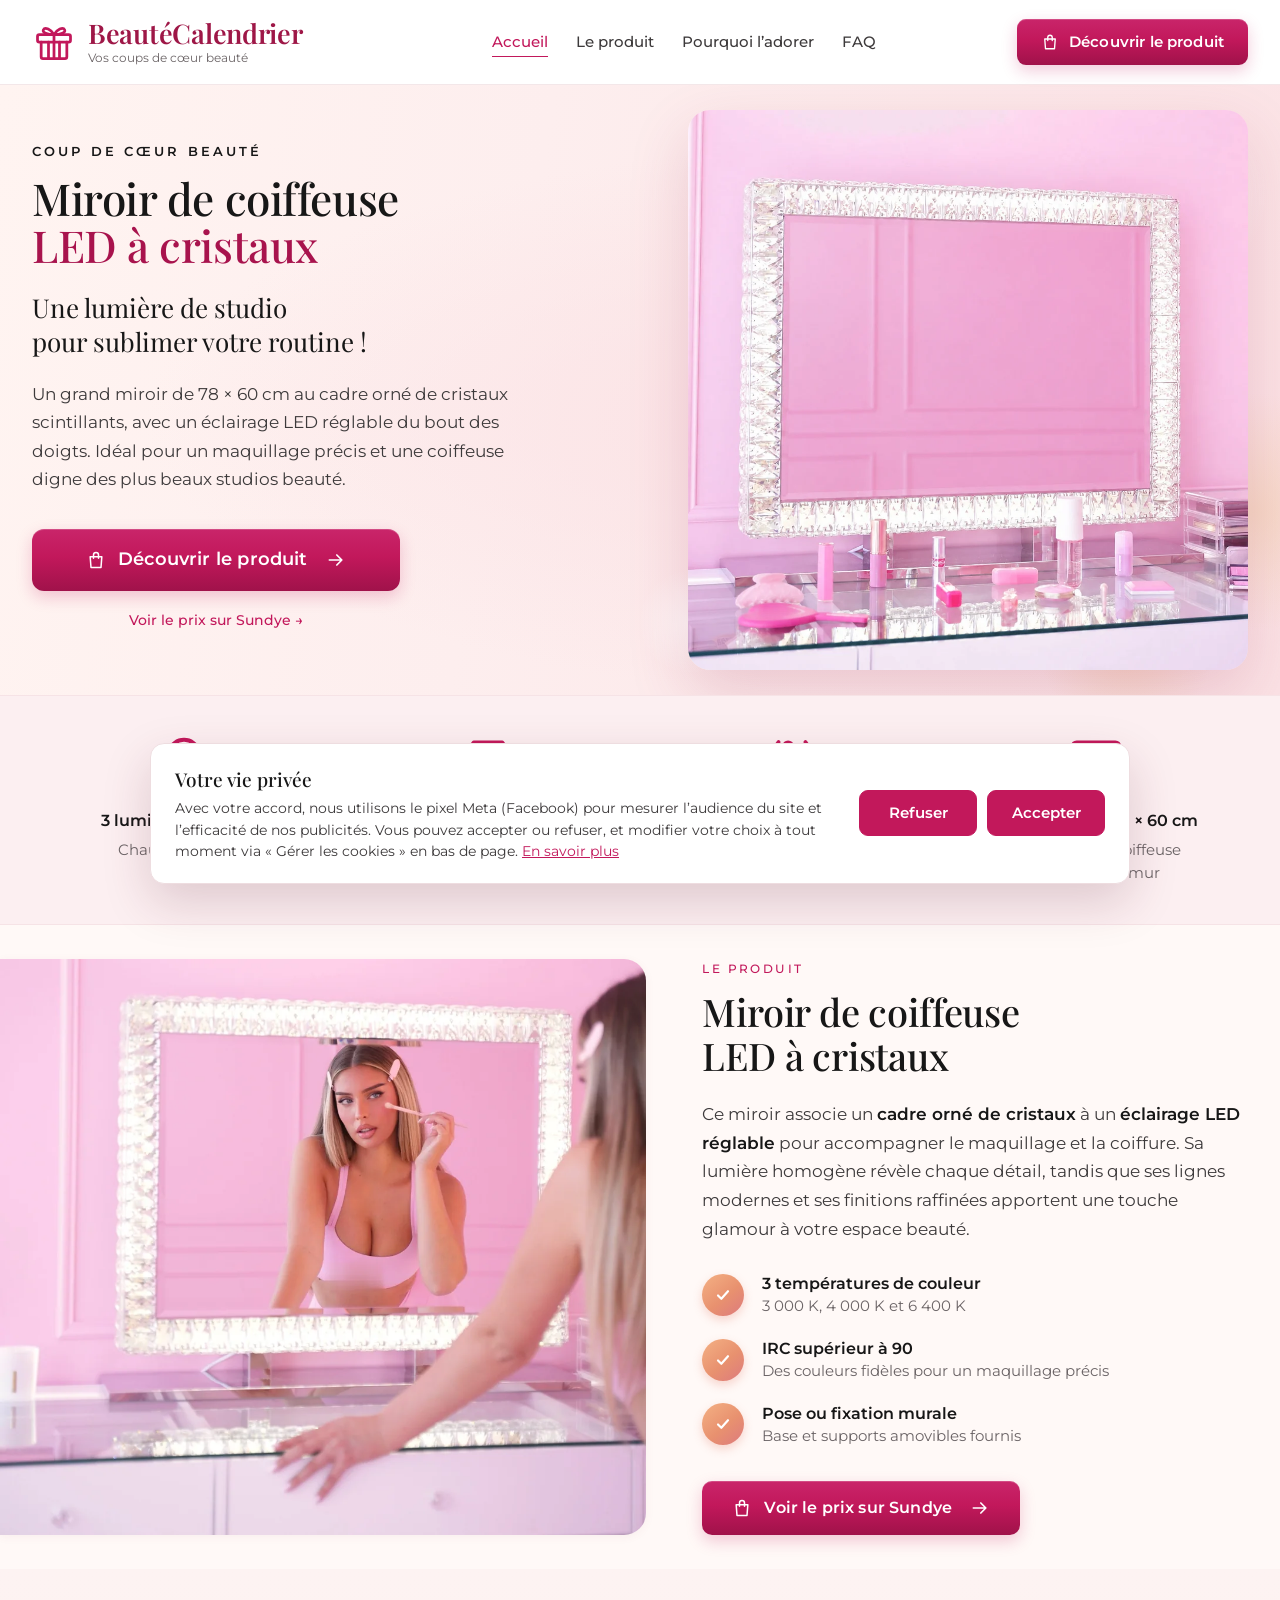
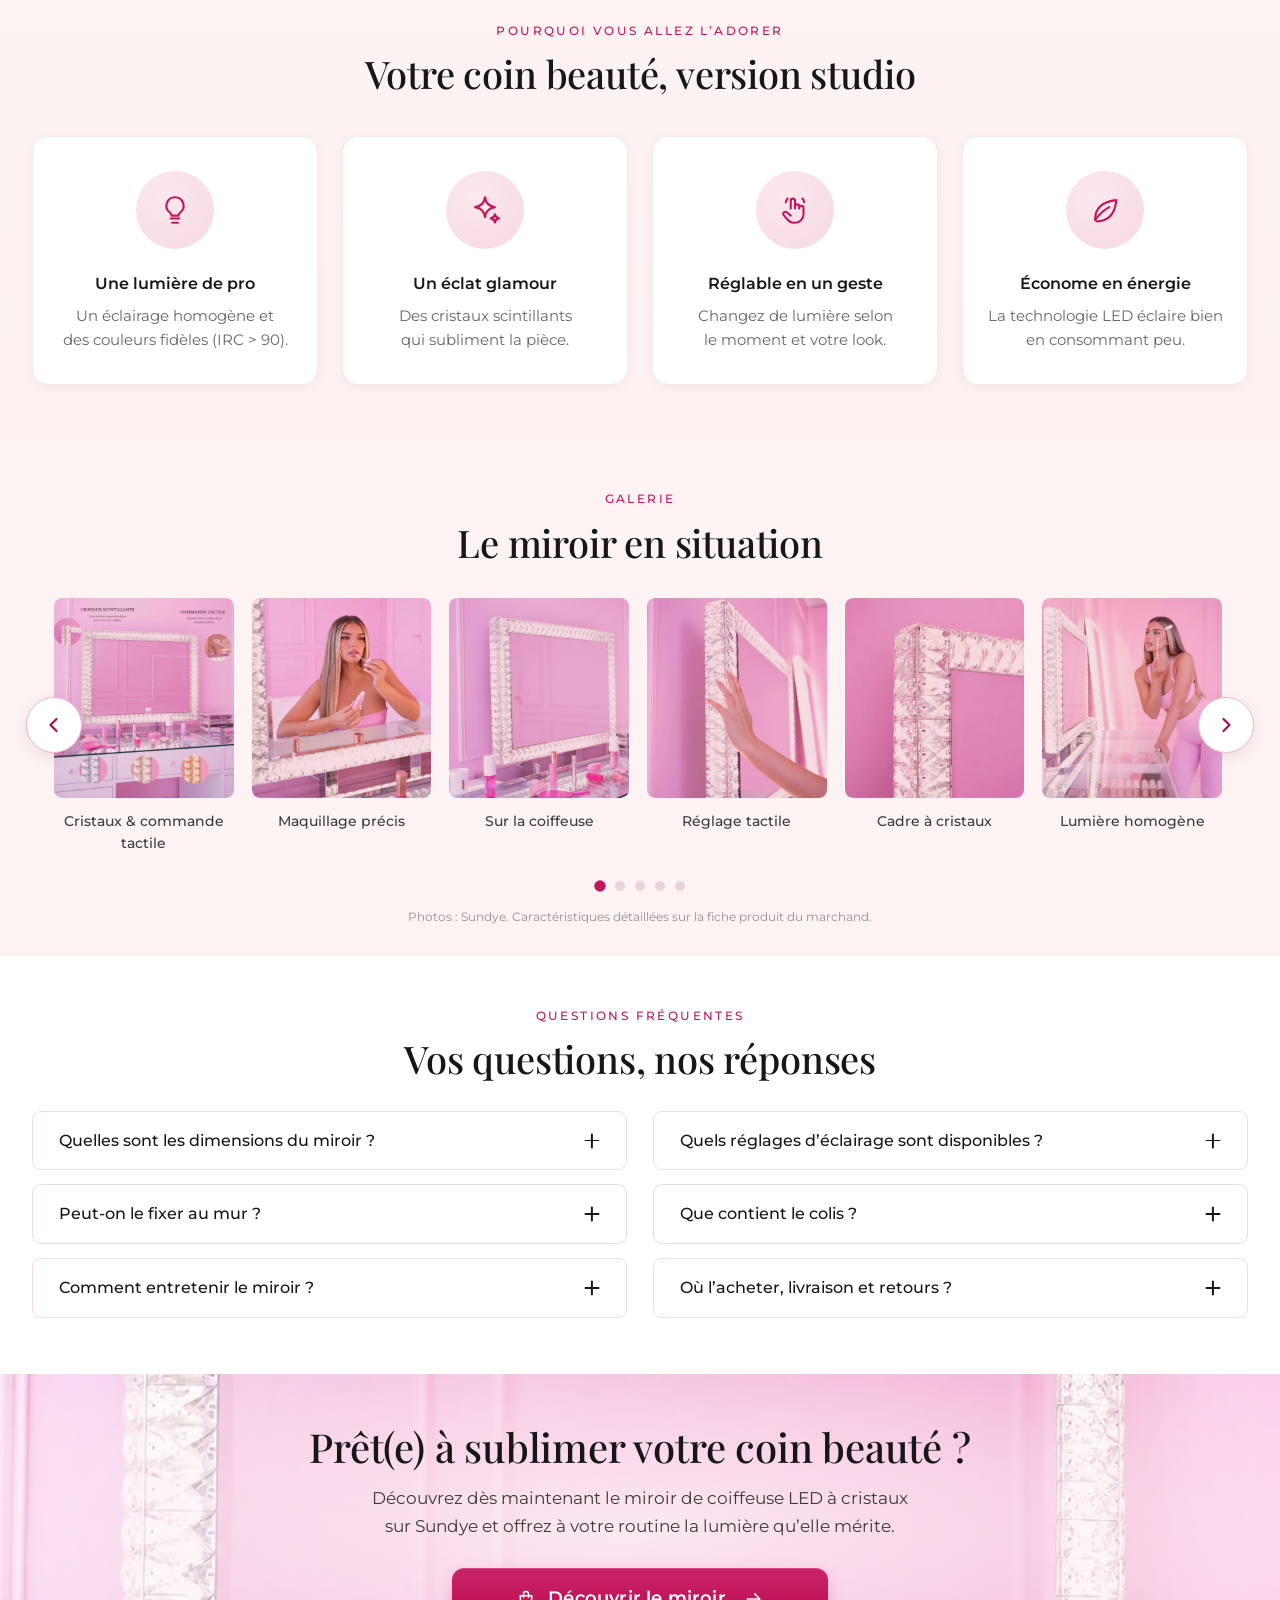
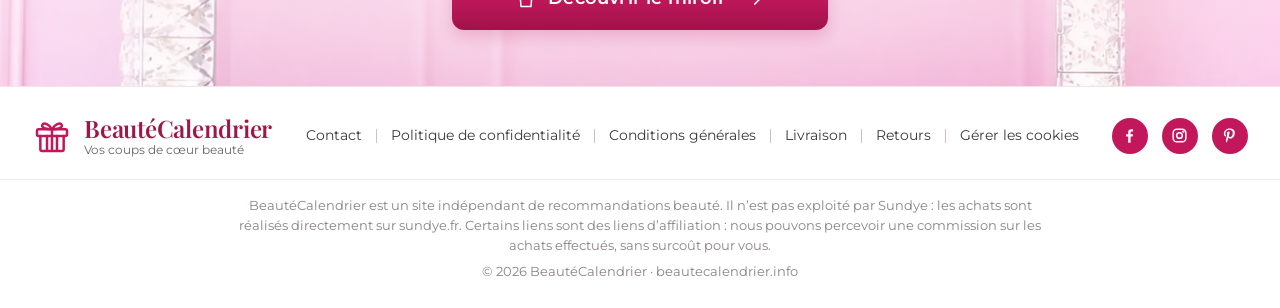
<file: index.html>
<!doctype html>
<html lang="fr">
<head>
  <meta charset="utf-8">
  <meta name="viewport" content="width=device-width, initial-scale=1">
  <title>Miroir de coiffeuse LED à cristaux 78 × 60 cm | BeautéCalendrier</title>
  <meta name="description" content="Découvrez le miroir de coiffeuse LED à cristaux 78 × 60 cm de Sundye : éclairage réglable en 3 températures, IRC supérieur à 90, commande tactile et cadre scintillant.">
  <link rel="canonical" href="https://beautecalendrier.info/">
  <meta name="theme-color" content="#C2185B">

  <meta property="og:type" content="website">
  <meta property="og:locale" content="fr_FR">
  <meta property="og:site_name" content="BeautéCalendrier">
  <meta property="og:url" content="https://beautecalendrier.info/">
  <meta property="og:title" content="Miroir de coiffeuse LED à cristaux 78 × 60 cm | BeautéCalendrier">
  <meta property="og:description" content="Une lumière de studio pour votre routine beauté : 3 températures de couleur, luminosité réglable et cadre orné de cristaux.">
  <meta property="og:image" content="https://beautecalendrier.info/images/og-image.jpg">
  <meta property="og:image:width" content="1200">
  <meta property="og:image:height" content="630">
  <meta property="og:image:alt" content="Miroir de coiffeuse LED à cadre de cristaux posé sur une coiffeuse rose">
  <meta name="twitter:card" content="summary_large_image">

  <link rel="icon" href="assets/favicon.svg" type="image/svg+xml">
  <link rel="preconnect" href="https://fonts.googleapis.com">
  <link rel="preconnect" href="https://fonts.gstatic.com" crossorigin>
  <link href="https://fonts.googleapis.com/css2?family=Montserrat:wght@400;500;600;700&family=Playfair+Display:wght@400;500;600;700&display=swap" rel="stylesheet">
  <link rel="preload" as="image" href="images/hero-miroir.webp" type="image/webp">
  <link rel="stylesheet" href="style.css?v=20261014b">
  <script>document.documentElement.classList.add("js");</script>

  <script type="application/ld+json">
  {
    "@context": "https://schema.org",
    "@graph": [
      {
        "@type": "WebSite",
        "name": "BeautéCalendrier",
        "url": "https://beautecalendrier.info/",
        "inLanguage": "fr-FR",
        "description": "Site indépendant de recommandations beauté."
      },
      {
        "@type": "FAQPage",
        "mainEntity": [
          {"@type": "Question", "name": "Quelles sont les dimensions du miroir ?", "acceptedAnswer": {"@type": "Answer", "text": "Le miroir mesure 78 cm de large pour 60 cm de haut. Son cadre est en acier inoxydable 201 et sa base est en acier."}},
          {"@type": "Question", "name": "Quels réglages d’éclairage sont disponibles ?", "acceptedAnswer": {"@type": "Answer", "text": "Le miroir propose trois températures de couleur, 3 000 K (blanc chaud), 4 000 K (blanc naturel) et 6 400 K (blanc froid), ainsi qu’une luminosité réglable par commande tactile."}},
          {"@type": "Question", "name": "Peut-on le fixer au mur ?", "acceptedAnswer": {"@type": "Answer", "text": "Oui. Il peut être posé sur une coiffeuse grâce à sa base, ou fixé au mur avec les supports fournis. La base et les supports sont amovibles."}},
          {"@type": "Question", "name": "Que contient le colis ?", "acceptedAnswer": {"@type": "Answer", "text": "Le miroir est livré avec sa base, des vis, des clous, un manuel en anglais, des gants blancs pour limiter les traces de doigts et des cristaux de rechange."}},
          {"@type": "Question", "name": "Comment entretenir le miroir ?", "acceptedAnswer": {"@type": "Answer", "text": "Utilisez un chiffon doux et un produit de nettoyage adapté pour conserver la propreté du miroir et l’éclat des cristaux."}},
          {"@type": "Question", "name": "Où l’acheter et comment se passent livraison et retours ?", "acceptedAnswer": {"@type": "Answer", "text": "Le miroir est vendu sur sundye.fr, accessible depuis les boutons de cette page. Prix, délais de livraison et conditions de retour sont ceux indiqués par Sundye au moment de la commande."}}
        ]
      }
    ]
  }
  </script>
  <script src="assets/consent.js?v=20261014b" defer></script>
</head>
<body>
  <!-- Icon sprite -->
  <svg width="0" height="0" style="position:absolute" aria-hidden="true" focusable="false">
    <symbol id="i-gift" viewBox="0 0 24 24" fill="none" stroke="currentColor" stroke-width="1.5" stroke-linecap="round" stroke-linejoin="round"><rect x="3" y="8" width="18" height="4" rx="1"/><path d="M5 12v8a1 1 0 0 0 1 1h12a1 1 0 0 0 1-1v-8M12 8v13M9 21V12M15 21V12"/><path d="M12 8C10.5 5 7 3.6 6.2 5.3 5.4 7 8.5 8 12 8ZM12 8c1.5-3 5-4.4 5.8-2.7C18.6 7 15.5 8 12 8Z"/></symbol>
    <symbol id="i-diamond" viewBox="0 0 24 24" fill="none" stroke="currentColor" stroke-width="1.5" stroke-linejoin="round"><path d="M6.5 4h11L21 9l-9 11L3 9z"/><path d="M3 9h18M9.5 4 8 9l4 11 4-11-1.5-5"/></symbol>
    <symbol id="i-heart" viewBox="0 0 24 24" fill="none" stroke="currentColor" stroke-width="1.5" stroke-linejoin="round"><path d="M12 20.5S3 15 3 8.8C3 6 5.2 4 7.8 4c1.8 0 3.3 1 4.2 2.4C12.9 5 14.4 4 16.2 4 18.8 4 21 6 21 8.8c0 6.2-9 11.7-9 11.7z"/></symbol>
    <symbol id="i-stars" viewBox="0 0 24 24" fill="none" stroke="currentColor" stroke-width="1.3" stroke-linejoin="round"><path d="m12 2.5 1.6 3.3 3.6.5-2.6 2.5.6 3.6L12 10.7l-3.2 1.7.6-3.6-2.6-2.5 3.6-.5z"/><path d="m5.5 11.5 1.1 2.2 2.4.4-1.7 1.7.4 2.4-2.2-1.1-2.2 1.1.4-2.4L2 14.1l2.4-.4zM18.5 11.5l1.1 2.2 2.4.4-1.7 1.7.4 2.4-2.2-1.1-2.2 1.1.4-2.4-1.7-1.7 2.4-.4z"/></symbol>
    <symbol id="i-star" viewBox="0 0 24 24" fill="none" stroke="currentColor" stroke-width="1.6" stroke-linejoin="round"><path d="m12 3 2.7 5.6 6.1.8-4.5 4.2 1.1 6L12 16.7l-5.4 2.9 1.1-6-4.5-4.2 6.1-.8z"/></symbol>
    <symbol id="i-lipstick" viewBox="0 0 24 24" fill="none" stroke="currentColor" stroke-width="1.6" stroke-linejoin="round"><path d="M9.5 10V5.5L14.5 2v8"/><rect x="8.5" y="10" width="7" height="4" rx=".5"/><rect x="7.5" y="14" width="9" height="8" rx="1"/></symbol>
    <symbol id="i-bag" viewBox="0 0 24 24" fill="none" stroke="currentColor" stroke-width="1.8" stroke-linejoin="round" stroke-linecap="round"><path d="M5 8h14l-1 13H6z"/><path d="M9 10V6a3 3 0 0 1 6 0v4"/></symbol>
    <symbol id="i-arrow" viewBox="0 0 24 24" fill="none" stroke="currentColor" stroke-width="2" stroke-linecap="round" stroke-linejoin="round"><path d="M4 12h15M13 6l6 6-6 6"/></symbol>
    <symbol id="i-check" viewBox="0 0 24 24" fill="none" stroke="currentColor" stroke-width="2.6" stroke-linecap="round" stroke-linejoin="round"><path d="m6 12.5 4 4 8-9"/></symbol>
    <symbol id="i-chev-left" viewBox="0 0 24 24" fill="none" stroke="currentColor" stroke-width="2.2" stroke-linecap="round" stroke-linejoin="round"><path d="m14.5 6-6 6 6 6"/></symbol>
    <symbol id="i-chev-right" viewBox="0 0 24 24" fill="none" stroke="currentColor" stroke-width="2.2" stroke-linecap="round" stroke-linejoin="round"><path d="m9.5 6 6 6-6 6"/></symbol>
    <symbol id="i-facebook" viewBox="0 0 24 24"><path fill="currentColor" d="M13.4 21v-7.6h2.6l.4-3h-3V8.5c0-.9.3-1.5 1.5-1.5h1.6V4.3c-.3 0-1.2-.1-2.3-.1-2.3 0-3.9 1.4-3.9 4v2.2H7.7v3h2.6V21z"/></symbol>
    <symbol id="i-instagram" viewBox="0 0 24 24" fill="none" stroke="currentColor" stroke-width="1.9"><rect x="4" y="4" width="16" height="16" rx="4.5"/><circle cx="12" cy="12" r="3.6"/><circle cx="16.9" cy="7.1" r=".6" fill="currentColor"/></symbol>
    <symbol id="i-pinterest" viewBox="0 0 24 24"><path fill="currentColor" d="M12.3 3C7.4 3 4.9 6.5 4.9 9.4c0 1.8.7 3.3 2.1 3.9.2.1.5 0 .5-.3l.2-.8c.1-.3 0-.4-.2-.7-.4-.5-.7-1.1-.7-2 0-2.6 1.9-4.9 5-4.9 2.8 0 4.3 1.7 4.3 3.9 0 2.9-1.3 5.4-3.2 5.4-1.1 0-1.8-.9-1.6-2 .3-1.3.9-2.7.9-3.6 0-.8-.5-1.5-1.4-1.5-1.1 0-2 1.1-2 2.7 0 1 .3 1.6.3 1.6l-1.4 5.7c-.4 1.7-.1 3.7 0 3.9 0 .1.2.2.3.1.1-.2 1.4-1.8 1.9-3.4l.7-2.8c.4.7 1.4 1.3 2.5 1.3 3.3 0 5.5-3 5.5-7C19.6 6 16.6 3 12.3 3z"/></symbol>
    <symbol id="i-light" viewBox="0 0 24 24" fill="none" stroke="currentColor" stroke-width="1.5" stroke-linecap="round" stroke-linejoin="round"><path d="M9 18h6M10 21h4"/><path d="M12 3a6 6 0 0 0-3.5 10.9c.6.5 1 1.2 1 2V16h5v-.1c0-.8.4-1.5 1-2A6 6 0 0 0 12 3z"/></symbol>
    <symbol id="i-touch" viewBox="0 0 24 24" fill="none" stroke="currentColor" stroke-width="1.5" stroke-linecap="round" stroke-linejoin="round"><path d="M9 11V5.5a1.5 1.5 0 0 1 3 0V11m0-1.5a1.5 1.5 0 0 1 3 0V11m0-.5a1.5 1.5 0 0 1 3 0v4.5a6 6 0 0 1-6 6h-.6a6 6 0 0 1-5-2.7L4 15.6a1.5 1.5 0 0 1 2.4-1.8L9 16"/><path d="M5.5 6.5a5 5 0 0 1 1.3-2.6M17.2 3.9a5 5 0 0 1 1.3 2.6"/></symbol>
    <symbol id="i-frame" viewBox="0 0 24 24" fill="none" stroke="currentColor" stroke-width="1.5" stroke-linejoin="round"><rect x="3" y="4" width="18" height="13" rx="1.5"/><rect x="6" y="7" width="12" height="7" rx=".5"/><path d="M9 17v3M15 17v3M7 20h10"/></symbol>
    <symbol id="i-sparkle" viewBox="0 0 24 24" fill="none" stroke="currentColor" stroke-width="1.5" stroke-linejoin="round"><path d="M12 3c.6 4.2 2.8 6.4 7 7-4.2.6-6.4 2.8-7 7-.6-4.2-2.8-6.4-7-7 4.2-.6 6.4-2.8 7-7z"/><path d="M19 15c.3 1.7 1.2 2.6 2.9 2.9-1.7.3-2.6 1.2-2.9 2.9-.3-1.7-1.2-2.6-2.9-2.9 1.7-.3 2.6-1.2 2.9-2.9z"/></symbol>
    <symbol id="i-leaf" viewBox="0 0 24 24" fill="none" stroke="currentColor" stroke-width="1.5" stroke-linecap="round" stroke-linejoin="round"><path d="M5 19c0-8 5-13 15-14-1 10-6 15-14 15"/><path d="M5 19c3-4 6-7 10-9"/></symbol>
  </svg>

  <a class="skip-link" href="#contenu">Aller au contenu</a>

  <header class="site-header">
    <div class="container header-inner">
      <a class="logo" href="#accueil" aria-label="BeautéCalendrier, retour à l’accueil">
        <svg class="logo-icon" aria-hidden="true"><use href="#i-gift"/></svg>
        <span class="logo-text">
          <span class="logo-name">BeautéCalendrier</span>
          <span class="logo-tag">Vos coups de cœur beauté</span>
        </span>
      </a>

      <button class="nav-toggle" type="button" aria-expanded="false" aria-controls="site-nav" aria-label="Ouvrir le menu">
        <span></span><span></span><span></span>
      </button>

      <nav class="site-nav" id="site-nav" aria-label="Navigation principale">
        <ul>
          <li><a href="#accueil">Accueil</a></li>
          <li><a href="#produit">Le produit</a></li>
          <li><a href="#pourquoi">Pourquoi l’adorer</a></li>
          <li><a href="#faq">FAQ</a></li>
        </ul>
        <a class="btn btn-primary btn-sm" data-cta href="https://sundye.fr/products/miroir-coiffeuse-led-cristaux" target="_blank" rel="sponsored noopener">
          <svg class="btn-icon" aria-hidden="true"><use href="#i-bag"/></svg>Découvrir le produit
        </a>
      </nav>
    </div>
  </header>

  <main id="contenu">
    <!-- HERO -->
    <section class="hero" id="accueil" aria-labelledby="hero-title">
      <div class="container hero-inner">
        <div class="hero-content">
          <p class="eyebrow eyebrow-dark">Coup de cœur beauté</p>
          <h1 id="hero-title">
            <span class="h1-brand">Miroir de coiffeuse</span>
            <span class="h1-accent">LED à cristaux</span>
          </h1>
          <p class="hero-sub">Une lumière de studio<br> pour sublimer votre routine&nbsp;!</p>
          <p class="hero-text">Un grand miroir de 78 × 60 cm au cadre orné de cristaux scintillants, avec un éclairage LED réglable du bout des doigts. Idéal pour un maquillage précis et une coiffeuse digne des plus beaux studios beauté.</p>
          <div class="hero-actions">
            <a class="btn btn-primary btn-lg" data-cta href="https://sundye.fr/products/miroir-coiffeuse-led-cristaux" target="_blank" rel="sponsored noopener">
              <svg class="btn-icon" aria-hidden="true"><use href="#i-bag"/></svg>Découvrir le produit
              <svg class="btn-arrow" aria-hidden="true"><use href="#i-arrow"/></svg>
            </a>
            <a class="text-link" data-cta href="https://sundye.fr/products/miroir-coiffeuse-led-cristaux" target="_blank" rel="sponsored noopener">Voir le prix sur <span data-merchant>Sundye</span> <span aria-hidden="true">→</span></a>
          </div>
        </div>
        <div class="hero-media">
          <img src="images/hero-miroir.webp" width="1100" height="1100" fetchpriority="high"
               alt="Miroir de coiffeuse LED rectangulaire au cadre de cristaux, posé sur une coiffeuse en verre avec des produits de maquillage roses">
        </div>
      </div>
    </section>

    <!-- BENEFITS -->
    <section class="benefits" aria-label="Les points forts du miroir">
      <div class="container">
        <ul class="benefits-list">
          <li class="benefit">
            <svg class="benefit-icon" aria-hidden="true"><use href="#i-light"/></svg>
            <p class="benefit-title">3 lumières réglables</p>
            <p>Chaude, naturelle<br> ou froide</p>
          </li>
          <li class="benefit">
            <svg class="benefit-icon" aria-hidden="true"><use href="#i-diamond"/></svg>
            <p class="benefit-title">Cadre à cristaux</p>
            <p>Un éclat scintillant<br> sous tous les angles</p>
          </li>
          <li class="benefit">
            <svg class="benefit-icon" aria-hidden="true"><use href="#i-touch"/></svg>
            <p class="benefit-title">Commande tactile</p>
            <p>Luminosité ajustable<br> d’un simple toucher</p>
          </li>
          <li class="benefit">
            <svg class="benefit-icon" aria-hidden="true"><use href="#i-frame"/></svg>
            <p class="benefit-title">Grand format 78 × 60 cm</p>
            <p>À poser sur la coiffeuse<br> ou à fixer au mur</p>
          </li>
        </ul>
      </div>
    </section>

    <!-- PRODUCT -->
    <section class="product" id="produit" aria-labelledby="product-title">
      <div class="product-grid">
        <figure class="product-media reveal">
          <img src="images/produit-miroir.webp" width="1100" height="980" loading="lazy" decoding="async"
               alt="Femme se maquillant face au miroir LED à cristaux, éclairée par la lumière douce du cadre">
        </figure>
        <div class="product-content reveal">
          <p class="eyebrow">Le produit</p>
          <h2 id="product-title">Miroir de coiffeuse<br> LED à cristaux</h2>
          <p class="product-text">Ce miroir associe un <strong>cadre orné de cristaux</strong> à un <strong>éclairage LED réglable</strong> pour accompagner le maquillage et la coiffure. Sa lumière homogène révèle chaque détail, tandis que ses lignes modernes et ses finitions raffinées apportent une touche glamour à votre espace beauté.</p>
          <ul class="checks">
            <li><span class="check" aria-hidden="true"><svg><use href="#i-check"/></svg></span><span><strong>3 températures de couleur</strong>3 000 K, 4 000 K et 6 400 K</span></li>
            <li><span class="check" aria-hidden="true"><svg><use href="#i-check"/></svg></span><span><strong>IRC supérieur à 90</strong>Des couleurs fidèles pour un maquillage précis</span></li>
            <li><span class="check" aria-hidden="true"><svg><use href="#i-check"/></svg></span><span><strong>Pose ou fixation murale</strong>Base et supports amovibles fournis</span></li>
          </ul>
          <a class="btn btn-primary" data-cta href="https://sundye.fr/products/miroir-coiffeuse-led-cristaux" target="_blank" rel="sponsored noopener">
            <svg class="btn-icon" aria-hidden="true"><use href="#i-bag"/></svg><span>Voir le prix sur <span data-merchant>Sundye</span></span>
            <svg class="btn-arrow" aria-hidden="true"><use href="#i-arrow"/></svg>
          </a>
        </div>
      </div>
    </section>

    <!-- WHY -->
    <section class="why" id="pourquoi" aria-labelledby="why-title">
      <div class="container">
        <header class="section-head reveal">
          <p class="eyebrow">Pourquoi vous allez l’adorer</p>
          <h2 id="why-title">Votre coin beauté, version studio</h2>
        </header>
        <ul class="why-grid">
          <li class="why-card reveal">
            <span class="why-icon" aria-hidden="true"><svg><use href="#i-light"/></svg></span>
            <h3>Une lumière de pro</h3>
            <p>Un éclairage homogène et<br> des couleurs fidèles (IRC &gt; 90).</p>
          </li>
          <li class="why-card reveal">
            <span class="why-icon" aria-hidden="true"><svg><use href="#i-sparkle"/></svg></span>
            <h3>Un éclat glamour</h3>
            <p>Des cristaux scintillants<br> qui subliment la pièce.</p>
          </li>
          <li class="why-card reveal">
            <span class="why-icon" aria-hidden="true"><svg><use href="#i-touch"/></svg></span>
            <h3>Réglable en un geste</h3>
            <p>Changez de lumière selon<br> le moment et votre look.</p>
          </li>
          <li class="why-card reveal">
            <span class="why-icon" aria-hidden="true"><svg><use href="#i-leaf"/></svg></span>
            <h3>Économe en énergie</h3>
            <p>La technologie LED éclaire bien<br> en consommant peu.</p>
          </li>
        </ul>
      </div>
    </section>

    <!-- GALLERY CAROUSEL -->
    <section class="preview" id="apercu" aria-labelledby="preview-title">
      <div class="container">
        <header class="section-head reveal">
          <p class="eyebrow">Galerie</p>
          <h2 id="preview-title">Le miroir en situation</h2>
        </header>
        <div class="carousel" data-carousel>
          <button class="carousel-btn prev" type="button" aria-label="Photos précédentes"><svg aria-hidden="true"><use href="#i-chev-left"/></svg></button>
          <ul class="carousel-track" tabindex="0" aria-label="Galerie photos du miroir, faites défiler horizontalement">
            <li class="carousel-card"><figure><div class="card-img"><img src="images/galerie-cristaux-tactile.webp" width="540" height="600" loading="lazy" alt="Miroir sur une coiffeuse avec zooms sur les cristaux scintillants et la commande tactile"></div><figcaption>Cristaux &amp; commande tactile</figcaption></figure></li>
            <li class="carousel-card"><figure><div class="card-img"><img src="images/galerie-maquillage.webp" width="540" height="600" loading="lazy" alt="Femme appliquant son gloss devant le miroir éclairé"></div><figcaption>Maquillage précis</figcaption></figure></li>
            <li class="carousel-card"><figure><div class="card-img"><img src="images/galerie-coiffeuse.webp" width="540" height="600" loading="lazy" alt="Miroir LED à cristaux posé sur une coiffeuse rose"></div><figcaption>Sur la coiffeuse</figcaption></figure></li>
            <li class="carousel-card"><figure><div class="card-img"><img src="images/galerie-commande-tactile.webp" width="540" height="600" loading="lazy" alt="Main touchant le cadre lumineux du miroir pour régler l’éclairage"></div><figcaption>Réglage tactile</figcaption></figure></li>
            <li class="carousel-card"><figure><div class="card-img"><img src="images/galerie-cristaux.webp" width="540" height="600" loading="lazy" alt="Gros plan sur le cadre orné de cristaux taillés"></div><figcaption>Cadre à cristaux</figcaption></figure></li>
            <li class="carousel-card"><figure><div class="card-img"><img src="images/galerie-lumiere.webp" width="540" height="600" loading="lazy" alt="Femme se regardant dans le miroir lumineux de profil"></div><figcaption>Lumière homogène</figcaption></figure></li>
            <li class="carousel-card"><figure><div class="card-img"><img src="images/galerie-reflet.webp" width="540" height="600" loading="lazy" alt="Reflet d’une femme dans le grand miroir à cristaux"></div><figcaption>Grand format 78 × 60 cm</figcaption></figure></li>
            <li class="carousel-card"><figure><div class="card-img"><img src="images/galerie-studio.webp" width="540" height="600" loading="lazy" alt="Femme appuyée sur une coiffeuse vitrée devant le miroir éclairé"></div><figcaption>Ambiance studio</figcaption></figure></li>
            <li class="carousel-card"><figure><div class="card-img"><img src="images/galerie-routine.webp" width="540" height="600" loading="lazy" alt="Routine beauté devant le bord lumineux du miroir"></div><figcaption>Votre routine beauté</figcaption></figure></li>
            <li class="carousel-card"><figure><div class="card-img"><img src="images/galerie-miroir.webp" width="540" height="600" loading="lazy" alt="Vue de face du miroir LED à cristaux"></div><figcaption>Lignes modernes</figcaption></figure></li>
          </ul>
          <button class="carousel-btn next" type="button" aria-label="Photos suivantes"><svg aria-hidden="true"><use href="#i-chev-right"/></svg></button>
          <div class="carousel-dots" role="group" aria-label="Pagination du carrousel"></div>
        </div>
        <p class="preview-note">Photos : <span data-merchant>Sundye</span>. Caractéristiques détaillées sur la fiche produit du marchand.</p>
      </div>
    </section>

    <!-- FAQ -->
    <section class="faq" id="faq" aria-labelledby="faq-title">
      <div class="container">
        <header class="section-head reveal">
          <p class="eyebrow">Questions fréquentes</p>
          <h2 id="faq-title">Vos questions, nos réponses</h2>
        </header>
        <div class="faq-grid" data-accordion>
          <div class="faq-col">
            <div class="faq-item">
              <h3><button type="button" class="faq-q" aria-expanded="false" aria-controls="faq-1" id="faq-1-btn">Quelles sont les dimensions du miroir ?<span class="faq-plus" aria-hidden="true"></span></button></h3>
              <div class="faq-a" id="faq-1" role="region" aria-labelledby="faq-1-btn"><div><p>Le miroir mesure 78 cm de large pour 60 cm de haut. Son cadre est en acier inoxydable 201 et sa base est en acier.</p></div></div>
            </div>
            <div class="faq-item">
              <h3><button type="button" class="faq-q" aria-expanded="false" aria-controls="faq-3" id="faq-3-btn">Peut-on le fixer au mur ?<span class="faq-plus" aria-hidden="true"></span></button></h3>
              <div class="faq-a" id="faq-3" role="region" aria-labelledby="faq-3-btn"><div><p>Oui. Il peut être posé sur une coiffeuse grâce à sa base, ou fixé au mur avec les supports fournis. La base et les supports sont amovibles.</p></div></div>
            </div>
            <div class="faq-item">
              <h3><button type="button" class="faq-q" aria-expanded="false" aria-controls="faq-5" id="faq-5-btn">Comment entretenir le miroir ?<span class="faq-plus" aria-hidden="true"></span></button></h3>
              <div class="faq-a" id="faq-5" role="region" aria-labelledby="faq-5-btn"><div><p>Utilisez un chiffon doux et un produit de nettoyage adapté pour conserver la propreté du miroir et l’éclat des cristaux. Les gants blancs fournis évitent les traces de doigts lors de l’installation.</p></div></div>
            </div>
          </div>
          <div class="faq-col">
            <div class="faq-item">
              <h3><button type="button" class="faq-q" aria-expanded="false" aria-controls="faq-2" id="faq-2-btn">Quels réglages d’éclairage sont disponibles ?<span class="faq-plus" aria-hidden="true"></span></button></h3>
              <div class="faq-a" id="faq-2" role="region" aria-labelledby="faq-2-btn"><div><p>Trois températures de couleur, 3 000 K (blanc chaud), 4 000 K (blanc naturel) et 6 400 K (blanc froid), ainsi qu’une luminosité réglable par commande tactile. Le ruban LED 2835 atteint une puissance maximale de 48 W, avec un IRC supérieur à 90.</p></div></div>
            </div>
            <div class="faq-item">
              <h3><button type="button" class="faq-q" aria-expanded="false" aria-controls="faq-4" id="faq-4-btn">Que contient le colis ?<span class="faq-plus" aria-hidden="true"></span></button></h3>
              <div class="faq-a" id="faq-4" role="region" aria-labelledby="faq-4-btn"><div><p>Le miroir est livré avec sa base, des vis, des clous, un manuel en anglais, des gants blancs pour limiter les traces de doigts et des cristaux de rechange.</p></div></div>
            </div>
            <div class="faq-item">
              <h3><button type="button" class="faq-q" aria-expanded="false" aria-controls="faq-6" id="faq-6-btn">Où l’acheter, livraison et retours ?<span class="faq-plus" aria-hidden="true"></span></button></h3>
              <div class="faq-a" id="faq-6" role="region" aria-labelledby="faq-6-btn"><div><p>Le miroir est vendu sur <a data-cta href="https://sundye.fr/products/miroir-coiffeuse-led-cristaux" target="_blank" rel="sponsored noopener"><span data-merchant>Sundye</span></a>, accessible depuis les boutons de cette page. Prix, délais de livraison et conditions de retour sont ceux indiqués par le marchand au moment de la commande.</p></div></div>
            </div>
          </div>
        </div>
      </div>
    </section>

    <!-- FINAL CTA -->
    <section class="cta-banner" aria-labelledby="cta-title">
      <div class="container cta-inner reveal">
        <h2 id="cta-title">Prêt(e) à sublimer votre coin beauté ?</h2>
        <p>Découvrez dès maintenant le miroir de coiffeuse LED à cristaux<br> sur <span data-merchant>Sundye</span> et offrez à votre routine la lumière qu’elle mérite.</p>
        <a class="btn btn-primary btn-lg" data-cta href="https://sundye.fr/products/miroir-coiffeuse-led-cristaux" target="_blank" rel="sponsored noopener">
          <svg class="btn-icon" aria-hidden="true"><use href="#i-bag"/></svg>Découvrir le miroir
          <svg class="btn-arrow" aria-hidden="true"><use href="#i-arrow"/></svg>
        </a>
      </div>
    </section>
  </main>

  <footer class="site-footer">
    <div class="container footer-inner">
      <a class="logo logo-footer" href="#accueil" aria-label="BeautéCalendrier, retour en haut de page">
        <svg class="logo-icon" aria-hidden="true"><use href="#i-gift"/></svg>
        <span class="logo-text">
          <span class="logo-name">BeautéCalendrier</span>
          <span class="logo-tag">Vos coups de cœur beauté</span>
        </span>
      </a>
      <nav class="footer-nav" aria-label="Liens utiles">
        <ul>
          <li><a href="contact.html">Contact</a></li>
          <li><a href="confidentialite.html">Politique de confidentialité</a></li>
          <li><a href="conditions.html">Conditions générales</a></li>
          <li><a href="livraison.html">Livraison</a></li>
          <li><a href="retours.html">Retours</a></li>
          <li><a href="confidentialite.html#cookies" data-cookie-settings>Gérer les cookies</a></li>
        </ul>
      </nav>
      <ul class="socials" aria-label="Réseaux sociaux">
        <li><a data-social="facebook" href="https://www.facebook.com/" target="_blank" rel="noopener" aria-label="Facebook"><svg aria-hidden="true"><use href="#i-facebook"/></svg></a></li>
        <li><a data-social="instagram" href="https://www.instagram.com/" target="_blank" rel="noopener" aria-label="Instagram"><svg aria-hidden="true"><use href="#i-instagram"/></svg></a></li>
        <li><a data-social="pinterest" href="https://www.pinterest.fr/" target="_blank" rel="noopener" aria-label="Pinterest"><svg aria-hidden="true"><use href="#i-pinterest"/></svg></a></li>
      </ul>
    </div>
    <div class="container footer-legal">
      <p>BeautéCalendrier est un site indépendant de recommandations beauté. Il n’est pas exploité par Sundye : les achats sont réalisés directement sur sundye.fr. Certains liens sont des liens d’affiliation : nous pouvons percevoir une commission sur les achats effectués, sans surcoût pour vous.</p>
      <p>© <span data-year>2026</span> BeautéCalendrier · beautecalendrier.info</p>
    </div>
  </footer>

  <script src="script.js?v=20261014b" defer></script>
</body>
</html>
</file>
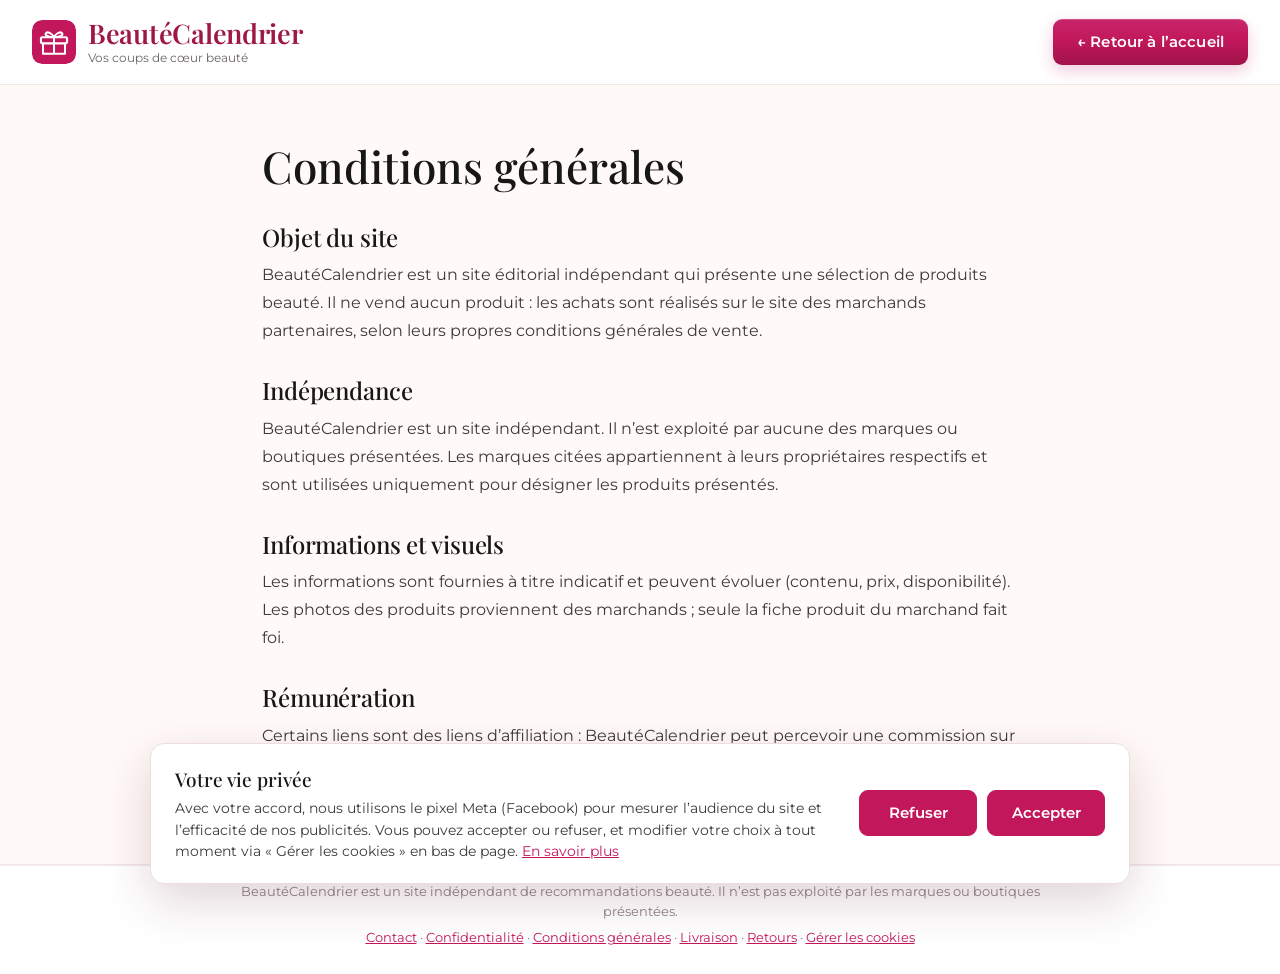
<file: conditions.html>
<!doctype html>
<html lang="fr">
<head>
  <meta charset="utf-8">
  <meta name="viewport" content="width=device-width, initial-scale=1">
  <title>Conditions générales | BeautéCalendrier</title>
  <meta name="description" content="Conditions d’utilisation du site BeautéCalendrier.">
  <link rel="canonical" href="https://beautecalendrier.info/conditions.html">
  <link rel="icon" href="assets/favicon.svg" type="image/svg+xml">
  <link rel="preconnect" href="https://fonts.googleapis.com">
  <link rel="preconnect" href="https://fonts.gstatic.com" crossorigin>
  <link href="https://fonts.googleapis.com/css2?family=Montserrat:wght@400;500;600&family=Playfair+Display:wght@500;600&display=swap" rel="stylesheet">
  <link rel="stylesheet" href="style.css?v=20261014b">
  <script src="assets/consent.js?v=20261014b" defer></script>
</head>
<body class="page-legal">
  <header class="site-header">
    <div class="container header-inner">
      <a class="logo" href="index.html" aria-label="BeautéCalendrier, retour à l’accueil">
        <img class="logo-icon" src="assets/favicon.svg" alt="" width="44" height="44" style="border-radius:10px">
        <span class="logo-text"><span class="logo-name">BeautéCalendrier</span><span class="logo-tag">Vos coups de cœur beauté</span></span>
      </a>
      <a class="btn btn-primary btn-sm legal-back" href="index.html">← Retour à l’accueil</a>
    </div>
  </header>
  <main class="legal container">
    <h1>Conditions générales</h1>
    <h2>Objet du site</h2>
    <p>BeautéCalendrier est un site éditorial indépendant qui présente une sélection de produits beauté. Il ne vend aucun produit : les achats sont réalisés sur le site des marchands partenaires, selon leurs propres conditions générales de vente.</p>
    <h2>Indépendance</h2>
    <p>BeautéCalendrier est un site indépendant. Il n’est exploité par aucune des marques ou boutiques présentées. Les marques citées appartiennent à leurs propriétaires respectifs et sont utilisées uniquement pour désigner les produits présentés.</p>
    <h2>Informations et visuels</h2>
    <p>Les informations sont fournies à titre indicatif et peuvent évoluer (contenu, prix, disponibilité). Les photos des produits proviennent des marchands ; seule la fiche produit du marchand fait foi.</p>
    <h2>Rémunération</h2>
    <p>Certains liens sont des liens d’affiliation : BeautéCalendrier peut percevoir une commission sur les achats effectués, sans surcoût pour vous.</p>
  </main>
  <footer class="site-footer">
    <div class="container footer-legal">
      <p>BeautéCalendrier est un site indépendant de recommandations beauté. Il n’est pas exploité par les marques ou boutiques présentées.</p>
      <p><a href="contact.html">Contact</a> · <a href="confidentialite.html">Confidentialité</a> · <a href="conditions.html">Conditions générales</a> · <a href="livraison.html">Livraison</a> · <a href="retours.html">Retours</a> · <a href="confidentialite.html#cookies" data-cookie-settings>Gérer les cookies</a></p>
    </div>
  </footer>
</body>
</html>
</file>
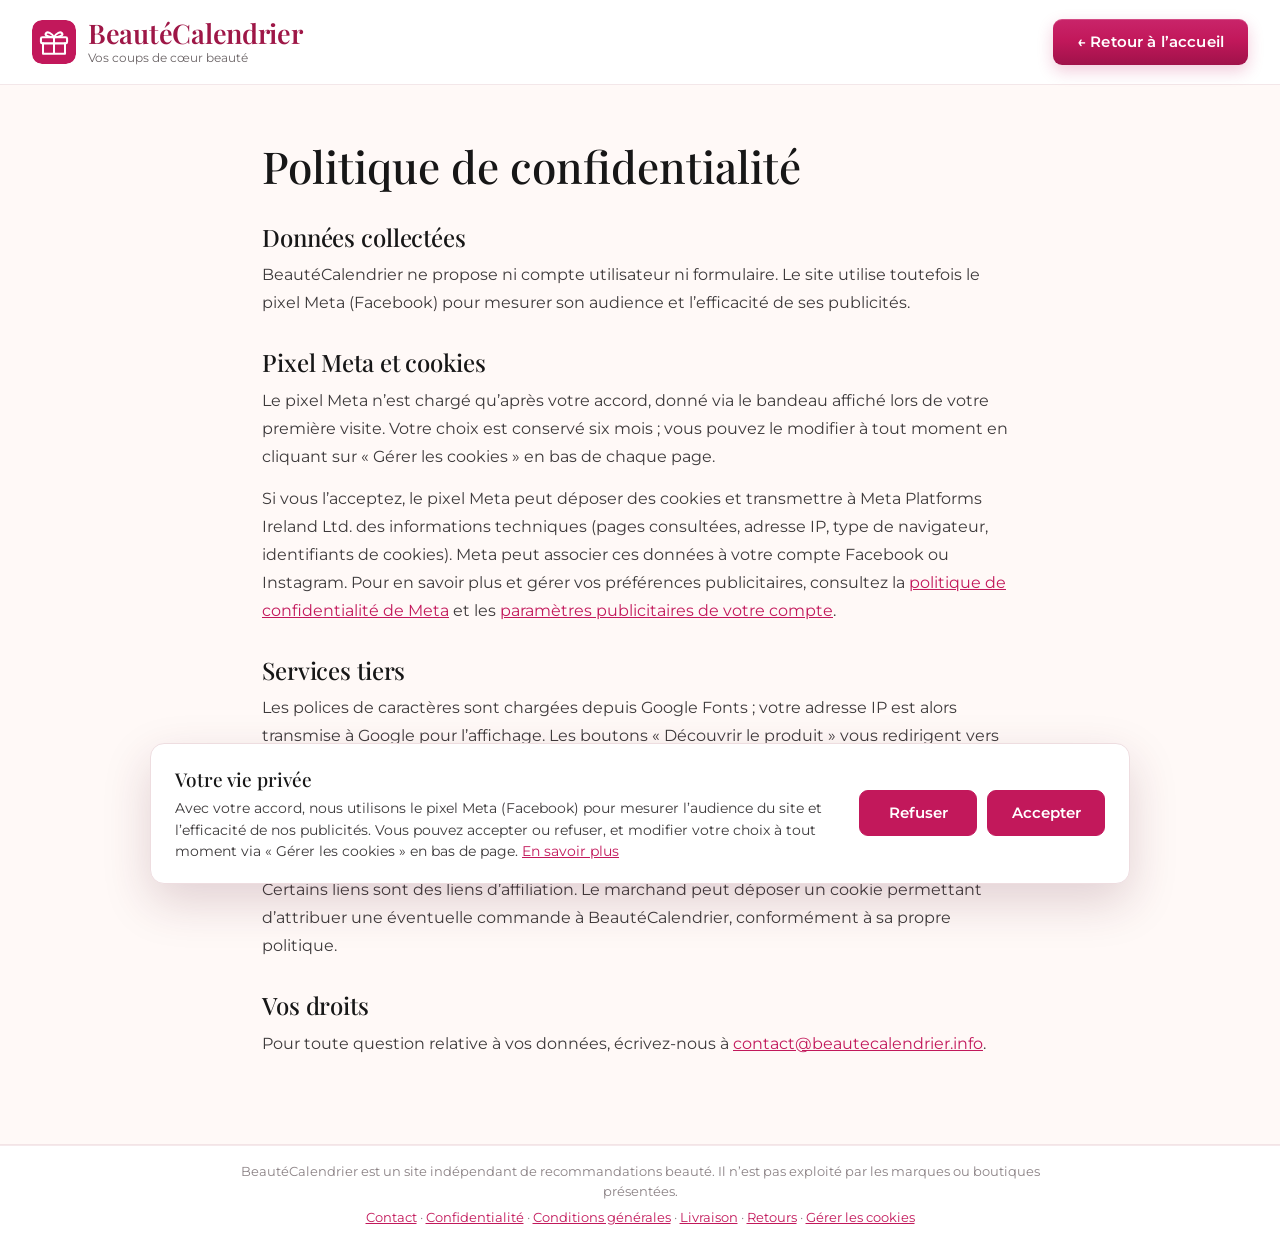
<file: confidentialite.html>
<!doctype html>
<html lang="fr">
<head>
  <meta charset="utf-8">
  <meta name="viewport" content="width=device-width, initial-scale=1">
  <title>Politique de confidentialité | BeautéCalendrier</title>
  <meta name="description" content="Comment BeautéCalendrier traite vos données.">
  <link rel="canonical" href="https://beautecalendrier.info/confidentialite.html">
  <link rel="icon" href="assets/favicon.svg" type="image/svg+xml">
  <link rel="preconnect" href="https://fonts.googleapis.com">
  <link rel="preconnect" href="https://fonts.gstatic.com" crossorigin>
  <link href="https://fonts.googleapis.com/css2?family=Montserrat:wght@400;500;600&family=Playfair+Display:wght@500;600&display=swap" rel="stylesheet">
  <link rel="stylesheet" href="style.css?v=20261014b">
  <script src="assets/consent.js?v=20261014b" defer></script>
</head>
<body class="page-legal">
  <header class="site-header">
    <div class="container header-inner">
      <a class="logo" href="index.html" aria-label="BeautéCalendrier, retour à l’accueil">
        <img class="logo-icon" src="assets/favicon.svg" alt="" width="44" height="44" style="border-radius:10px">
        <span class="logo-text"><span class="logo-name">BeautéCalendrier</span><span class="logo-tag">Vos coups de cœur beauté</span></span>
      </a>
      <a class="btn btn-primary btn-sm legal-back" href="index.html">← Retour à l’accueil</a>
    </div>
  </header>
  <main class="legal container">
    <h1>Politique de confidentialité</h1>
    <h2>Données collectées</h2>
    <p>BeautéCalendrier ne propose ni compte utilisateur ni formulaire. Le site utilise toutefois le pixel Meta (Facebook) pour mesurer son audience et l’efficacité de ses publicités.</p>
    <h2 id="cookies">Pixel Meta et cookies</h2>
    <p>Le pixel Meta n’est chargé qu’après votre accord, donné via le bandeau affiché lors de votre première visite. Votre choix est conservé six mois ; vous pouvez le modifier à tout moment en cliquant sur « Gérer les cookies » en bas de chaque page.</p>
    <p>Si vous l’acceptez, le pixel Meta peut déposer des cookies et transmettre à Meta Platforms Ireland Ltd. des informations techniques (pages consultées, adresse IP, type de navigateur, identifiants de cookies). Meta peut associer ces données à votre compte Facebook ou Instagram. Pour en savoir plus et gérer vos préférences publicitaires, consultez la <a href="https://www.facebook.com/privacy/policy/" target="_blank" rel="noopener">politique de confidentialité de Meta</a> et les <a href="https://www.facebook.com/adpreferences/" target="_blank" rel="noopener">paramètres publicitaires de votre compte</a>.</p>
    <h2>Services tiers</h2>
    <p>Les polices de caractères sont chargées depuis Google Fonts ; votre adresse IP est alors transmise à Google pour l’affichage. Les boutons « Découvrir le produit » vous redirigent vers un site marchand partenaire, dont la politique de confidentialité s’applique dès que vous le consultez.</p>
    <h2>Liens d’affiliation</h2>
    <p>Certains liens sont des liens d’affiliation. Le marchand peut déposer un cookie permettant d’attribuer une éventuelle commande à BeautéCalendrier, conformément à sa propre politique.</p>
    <h2>Vos droits</h2>
    <p>Pour toute question relative à vos données, écrivez-nous à <a href="mailto:contact@beautecalendrier.info">contact@beautecalendrier.info</a>.</p>
  </main>
  <footer class="site-footer">
    <div class="container footer-legal">
      <p>BeautéCalendrier est un site indépendant de recommandations beauté. Il n’est pas exploité par les marques ou boutiques présentées.</p>
      <p><a href="contact.html">Contact</a> · <a href="confidentialite.html">Confidentialité</a> · <a href="conditions.html">Conditions générales</a> · <a href="livraison.html">Livraison</a> · <a href="retours.html">Retours</a> · <a href="confidentialite.html#cookies" data-cookie-settings>Gérer les cookies</a></p>
    </div>
  </footer>
</body>
</html>
</file>
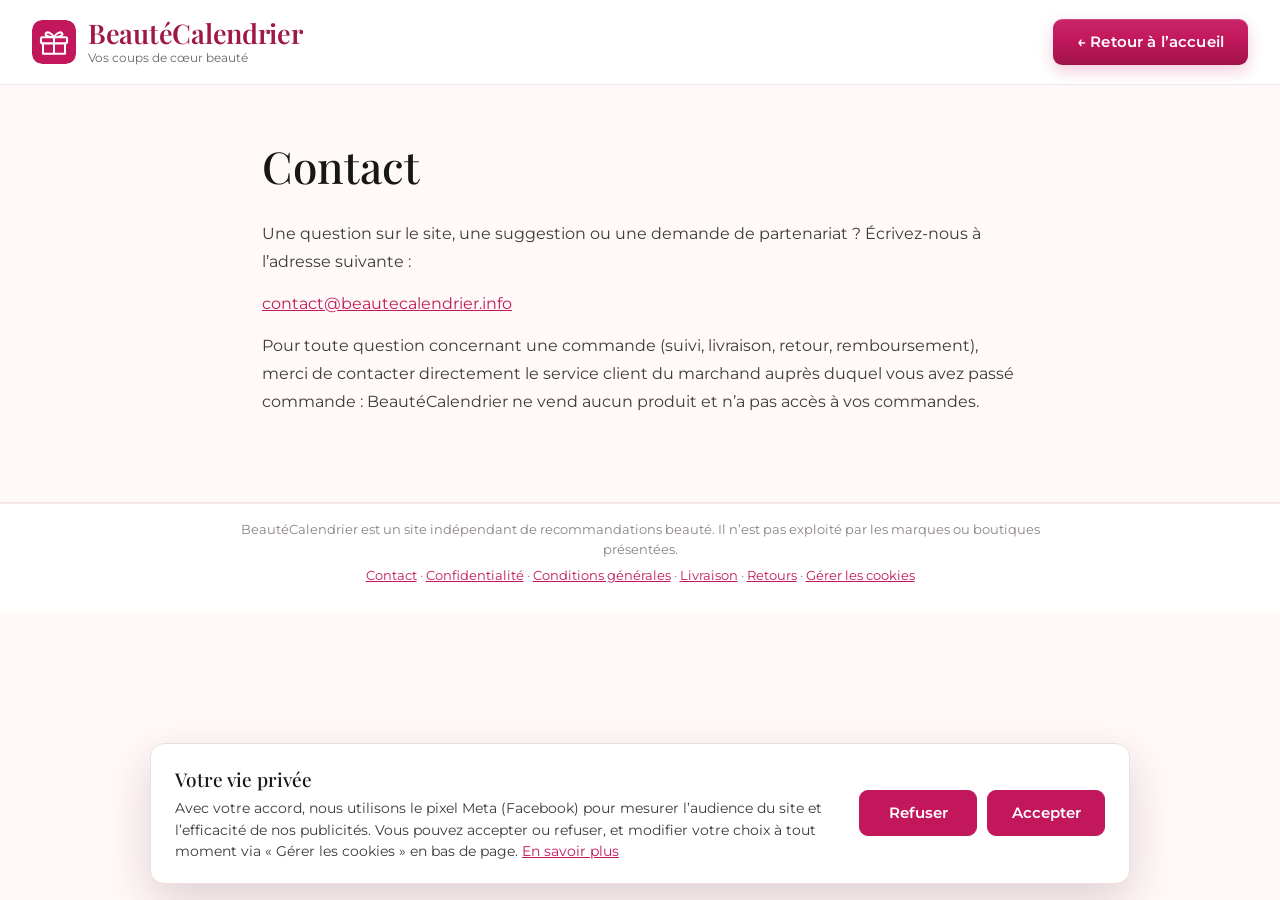
<file: contact.html>
<!doctype html>
<html lang="fr">
<head>
  <meta charset="utf-8">
  <meta name="viewport" content="width=device-width, initial-scale=1">
  <title>Contact | BeautéCalendrier</title>
  <meta name="description" content="Contactez l’équipe BeautéCalendrier.">
  <link rel="canonical" href="https://beautecalendrier.info/contact.html">
  <link rel="icon" href="assets/favicon.svg" type="image/svg+xml">
  <link rel="preconnect" href="https://fonts.googleapis.com">
  <link rel="preconnect" href="https://fonts.gstatic.com" crossorigin>
  <link href="https://fonts.googleapis.com/css2?family=Montserrat:wght@400;500;600&family=Playfair+Display:wght@500;600&display=swap" rel="stylesheet">
  <link rel="stylesheet" href="style.css?v=20261014b">
  <script src="assets/consent.js?v=20261014b" defer></script>
</head>
<body class="page-legal">
  <header class="site-header">
    <div class="container header-inner">
      <a class="logo" href="index.html" aria-label="BeautéCalendrier, retour à l’accueil">
        <img class="logo-icon" src="assets/favicon.svg" alt="" width="44" height="44" style="border-radius:10px">
        <span class="logo-text"><span class="logo-name">BeautéCalendrier</span><span class="logo-tag">Vos coups de cœur beauté</span></span>
      </a>
      <a class="btn btn-primary btn-sm legal-back" href="index.html">← Retour à l’accueil</a>
    </div>
  </header>
  <main class="legal container">
    <h1>Contact</h1>
    <p>Une question sur le site, une suggestion ou une demande de partenariat ? Écrivez-nous à l’adresse suivante :</p>
    <p><a href="mailto:contact@beautecalendrier.info">contact@beautecalendrier.info</a></p>
    <p>Pour toute question concernant une commande (suivi, livraison, retour, remboursement), merci de contacter directement le service client du marchand auprès duquel vous avez passé commande : BeautéCalendrier ne vend aucun produit et n’a pas accès à vos commandes.</p>
  </main>
  <footer class="site-footer">
    <div class="container footer-legal">
      <p>BeautéCalendrier est un site indépendant de recommandations beauté. Il n’est pas exploité par les marques ou boutiques présentées.</p>
      <p><a href="contact.html">Contact</a> · <a href="confidentialite.html">Confidentialité</a> · <a href="conditions.html">Conditions générales</a> · <a href="livraison.html">Livraison</a> · <a href="retours.html">Retours</a> · <a href="confidentialite.html#cookies" data-cookie-settings>Gérer les cookies</a></p>
    </div>
  </footer>
</body>
</html>
</file>
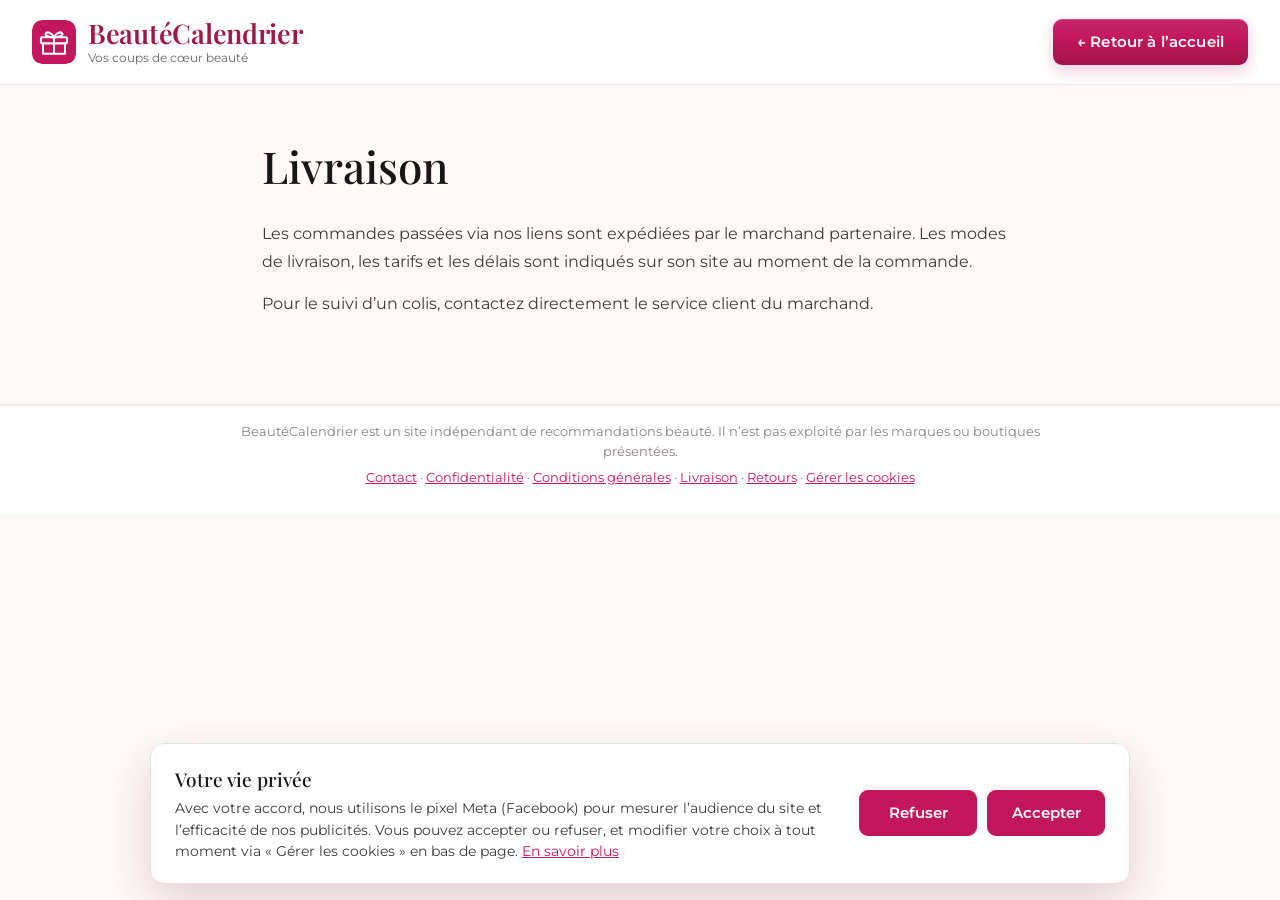
<file: livraison.html>
<!doctype html>
<html lang="fr">
<head>
  <meta charset="utf-8">
  <meta name="viewport" content="width=device-width, initial-scale=1">
  <title>Livraison | BeautéCalendrier</title>
  <meta name="description" content="Informations sur la livraison des commandes.">
  <link rel="canonical" href="https://beautecalendrier.info/livraison.html">
  <link rel="icon" href="assets/favicon.svg" type="image/svg+xml">
  <link rel="preconnect" href="https://fonts.googleapis.com">
  <link rel="preconnect" href="https://fonts.gstatic.com" crossorigin>
  <link href="https://fonts.googleapis.com/css2?family=Montserrat:wght@400;500;600&family=Playfair+Display:wght@500;600&display=swap" rel="stylesheet">
  <link rel="stylesheet" href="style.css?v=20261014b">
  <script src="assets/consent.js?v=20261014b" defer></script>
</head>
<body class="page-legal">
  <header class="site-header">
    <div class="container header-inner">
      <a class="logo" href="index.html" aria-label="BeautéCalendrier, retour à l’accueil">
        <img class="logo-icon" src="assets/favicon.svg" alt="" width="44" height="44" style="border-radius:10px">
        <span class="logo-text"><span class="logo-name">BeautéCalendrier</span><span class="logo-tag">Vos coups de cœur beauté</span></span>
      </a>
      <a class="btn btn-primary btn-sm legal-back" href="index.html">← Retour à l’accueil</a>
    </div>
  </header>
  <main class="legal container">
    <h1>Livraison</h1>
    <p>Les commandes passées via nos liens sont expédiées par le marchand partenaire. Les modes de livraison, les tarifs et les délais sont indiqués sur son site au moment de la commande.</p>
    <p>Pour le suivi d’un colis, contactez directement le service client du marchand.</p>
  </main>
  <footer class="site-footer">
    <div class="container footer-legal">
      <p>BeautéCalendrier est un site indépendant de recommandations beauté. Il n’est pas exploité par les marques ou boutiques présentées.</p>
      <p><a href="contact.html">Contact</a> · <a href="confidentialite.html">Confidentialité</a> · <a href="conditions.html">Conditions générales</a> · <a href="livraison.html">Livraison</a> · <a href="retours.html">Retours</a> · <a href="confidentialite.html#cookies" data-cookie-settings>Gérer les cookies</a></p>
    </div>
  </footer>
</body>
</html>
</file>
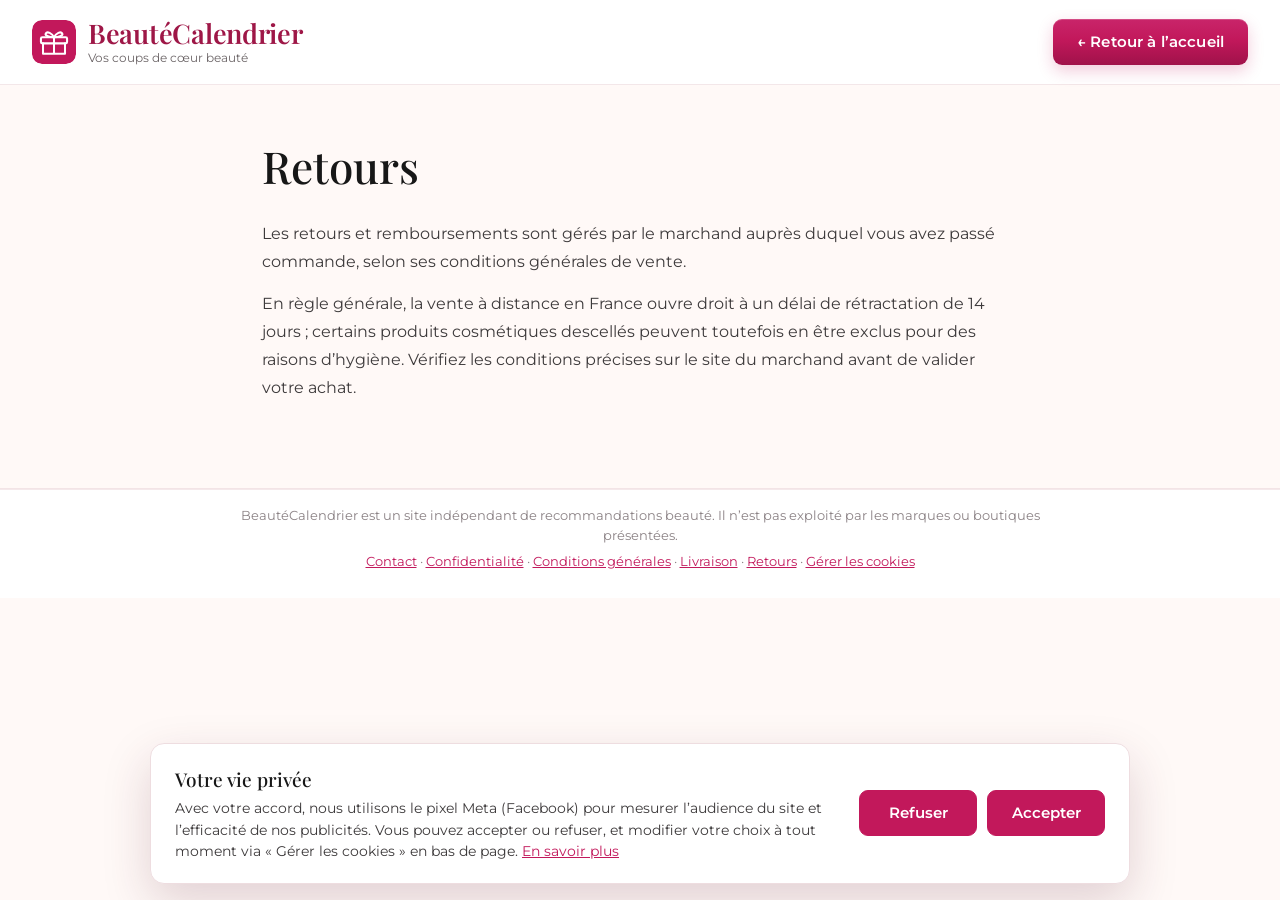
<file: retours.html>
<!doctype html>
<html lang="fr">
<head>
  <meta charset="utf-8">
  <meta name="viewport" content="width=device-width, initial-scale=1">
  <title>Retours | BeautéCalendrier</title>
  <meta name="description" content="Informations sur les retours et remboursements.">
  <link rel="canonical" href="https://beautecalendrier.info/retours.html">
  <link rel="icon" href="assets/favicon.svg" type="image/svg+xml">
  <link rel="preconnect" href="https://fonts.googleapis.com">
  <link rel="preconnect" href="https://fonts.gstatic.com" crossorigin>
  <link href="https://fonts.googleapis.com/css2?family=Montserrat:wght@400;500;600&family=Playfair+Display:wght@500;600&display=swap" rel="stylesheet">
  <link rel="stylesheet" href="style.css?v=20261014b">
  <script src="assets/consent.js?v=20261014b" defer></script>
</head>
<body class="page-legal">
  <header class="site-header">
    <div class="container header-inner">
      <a class="logo" href="index.html" aria-label="BeautéCalendrier, retour à l’accueil">
        <img class="logo-icon" src="assets/favicon.svg" alt="" width="44" height="44" style="border-radius:10px">
        <span class="logo-text"><span class="logo-name">BeautéCalendrier</span><span class="logo-tag">Vos coups de cœur beauté</span></span>
      </a>
      <a class="btn btn-primary btn-sm legal-back" href="index.html">← Retour à l’accueil</a>
    </div>
  </header>
  <main class="legal container">
    <h1>Retours</h1>
    <p>Les retours et remboursements sont gérés par le marchand auprès duquel vous avez passé commande, selon ses conditions générales de vente.</p>
    <p>En règle générale, la vente à distance en France ouvre droit à un délai de rétractation de 14 jours ; certains produits cosmétiques descellés peuvent toutefois en être exclus pour des raisons d’hygiène. Vérifiez les conditions précises sur le site du marchand avant de valider votre achat.</p>
  </main>
  <footer class="site-footer">
    <div class="container footer-legal">
      <p>BeautéCalendrier est un site indépendant de recommandations beauté. Il n’est pas exploité par les marques ou boutiques présentées.</p>
      <p><a href="contact.html">Contact</a> · <a href="confidentialite.html">Confidentialité</a> · <a href="conditions.html">Conditions générales</a> · <a href="livraison.html">Livraison</a> · <a href="retours.html">Retours</a> · <a href="confidentialite.html#cookies" data-cookie-settings>Gérer les cookies</a></p>
    </div>
  </footer>
</body>
</html>
</file>
<file: style.css>
/* =========================================================
   BeautéCalendrier — landing page styles
   ========================================================= */
:root {
  --pink: #C2185B;
  --pink-dark: #A0124A;
  --pink-soft: #F8DDE5;
  --pink-pale: #FCEFF1;
  --ink: #171717;
  --ink-2: #3d3a3b;
  --muted: #6b6466;
  --bg: #FFF9F7;
  --gold: #D9A441;
  --line: #EEDDE0;
  --white: #fff;

  --serif: "Playfair Display", Georgia, "Times New Roman", serif;
  --sans: "Montserrat", "Segoe UI", Arial, sans-serif;

  --container: 1240px;
  --gutter: 32px;
  --radius: 16px;
  --shadow-sm: 0 2px 10px rgba(150, 60, 80, .06);
  --shadow-md: 0 10px 30px rgba(150, 50, 80, .10);
  --ease: cubic-bezier(.22, .61, .36, 1);
}

*, *::before, *::after { box-sizing: border-box; }
html { scroll-behavior: smooth; scroll-padding-top: 84px; -webkit-text-size-adjust: 100%; }
body {
  margin: 0;
  font-family: var(--sans);
  font-size: 16px;
  line-height: 1.6;
  color: var(--ink);
  background: var(--bg);
  -webkit-font-smoothing: antialiased;
  overflow-x: hidden;
}
img { max-width: 100%; height: auto; display: block; }
a { color: inherit; }
ul { list-style: none; margin: 0; padding: 0; }
h1, h2, h3, p, figure { margin: 0; }
button { font: inherit; color: inherit; }
:focus-visible { outline: 2px solid var(--pink); outline-offset: 3px; border-radius: 4px; }

.container { width: 100%; max-width: calc(var(--container) + var(--gutter) * 2); margin: 0 auto; padding: 0 var(--gutter); }

.skip-link { position: absolute; left: 16px; top: -60px; z-index: 200; padding: 10px 16px; background: var(--pink); color: #fff; border-radius: 8px; text-decoration: none; transition: top .2s; }
.skip-link:focus { top: 12px; }

/* ---------- typography helpers ---------- */
.eyebrow {
  font-size: 12px;
  font-weight: 500;
  letter-spacing: .2em;
  text-transform: uppercase;
  color: var(--pink);
  margin-bottom: 12px;
}
.eyebrow-dark { color: var(--ink); font-weight: 600; letter-spacing: .24em; font-size: 13px; }
h2 { font-family: var(--serif); font-weight: 500; font-size: 42px; line-height: 1.15; letter-spacing: -.005em; color: var(--ink); }
.section-head { text-align: center; margin-bottom: 40px; }

/* ---------- buttons ---------- */
.btn {
  display: inline-flex; align-items: center; justify-content: center; gap: 12px;
  padding: 0 30px; height: 54px;
  border-radius: 10px; border: 0;
  font-family: var(--sans); font-weight: 600; font-size: 16px; letter-spacing: .01em;
  text-decoration: none; cursor: pointer; white-space: nowrap;
  transition: transform .25s var(--ease), box-shadow .25s var(--ease), background-color .25s;
}
.btn-primary {
  color: #fff;
  background: linear-gradient(180deg, #C9256A 0%, var(--pink) 45%, var(--pink-dark) 100%);
  box-shadow: 0 6px 16px rgba(194, 24, 91, .22), inset 0 1px 0 rgba(255, 255, 255, .18);
}
.btn-primary:hover { transform: translateY(-2px) scale(1.015); box-shadow: 0 12px 26px rgba(194, 24, 91, .32), inset 0 1px 0 rgba(255, 255, 255, .18); }
.btn-primary:active { transform: translateY(0) scale(.99); }
.btn-icon { width: 20px; height: 20px; flex: none; }
.btn-arrow { width: 20px; height: 20px; flex: none; margin-left: 6px; transition: transform .25s var(--ease); }
.btn:hover .btn-arrow { transform: translateX(4px); }
.btn-sm { height: 46px; padding: 0 24px; font-size: 15px; border-radius: 9px; gap: 10px; }
.btn-sm .btn-icon { width: 18px; height: 18px; }
.btn-lg { height: 62px; padding: 0 56px; font-size: 18px; border-radius: 12px; }

.text-link { font-size: 14px; font-weight: 500; color: var(--pink); text-decoration: none; }
.text-link:hover { text-decoration: underline; text-underline-offset: 3px; }

/* =========================================================
   HEADER
   ========================================================= */
.site-header {
  position: sticky; top: 0; z-index: 100;
  background: rgba(255, 255, 255, .97);
  backdrop-filter: saturate(1.4) blur(8px);
  border-bottom: 1px solid rgba(238, 221, 224, .7);
  transition: box-shadow .3s;
}
.site-header.is-scrolled { box-shadow: 0 6px 24px rgba(120, 40, 60, .07); }
.header-inner { display: flex; align-items: center; height: 84px; gap: 24px; }

.logo { display: inline-flex; align-items: center; gap: 12px; text-decoration: none; flex: none; }
.logo-icon { width: 44px; height: 44px; color: var(--pink); }
.logo-text { display: flex; flex-direction: column; line-height: 1.1; }
.logo-name { font-family: var(--serif); font-weight: 600; font-size: 27px; color: #9E1747; letter-spacing: -.01em; }
.logo-tag { font-size: 11.5px; color: var(--muted); margin-top: 3px; }

.site-nav { flex: 1; display: flex; align-items: center; }
.site-nav ul { display: flex; gap: 36px; margin: 0 auto; padding-left: 40px; }
.site-nav ul a { position: relative; font-size: 15px; font-weight: 500; text-decoration: none; color: var(--ink-2); padding: 6px 0; transition: color .2s; }
.site-nav ul a::after { content: ""; position: absolute; left: 0; right: 0; bottom: 0; height: 1.5px; background: var(--pink); transform: scaleX(0); transition: transform .25s var(--ease); }
.site-nav ul a:hover, .site-nav ul a.is-active { color: var(--pink); }
.site-nav ul a:hover::after, .site-nav ul a.is-active::after { transform: scaleX(1); }

.nav-toggle { display: none; }

/* =========================================================
   HERO
   ========================================================= */
.hero {
  position: relative;
  isolation: isolate;
  overflow: hidden;
  background:
    radial-gradient(circle at 92% 18%, rgba(255, 255, 255, .85) 0, rgba(255, 255, 255, 0) 7%),
    radial-gradient(circle at 70% 12%, rgba(255, 236, 214, .9) 0, rgba(255, 236, 214, 0) 5%),
    radial-gradient(ellipse at 75% 55%, #fbe1e4 0%, rgba(251, 225, 228, 0) 60%),
    linear-gradient(100deg, #fff4f1 0%, #fdeeee 40%, #fbe2e5 100%);
}
.hero::after { /* soft warm bokeh on the right */
  content: ""; position: absolute; inset: 0; z-index: -1; pointer-events: none;
  background:
    radial-gradient(circle at 98% 70%, rgba(236, 196, 140, .35) 0, transparent 9%),
    radial-gradient(circle at 54% 88%, rgba(255, 255, 255, .7) 0, transparent 6%),
    radial-gradient(circle at 88% 92%, rgba(232, 178, 120, .3) 0, transparent 7%);
}
.hero-inner {
  position: relative;
  display: grid; grid-template-columns: minmax(0, 47%) minmax(0, 53%);
  align-items: center;
  min-height: 600px;
}
.hero-content { padding: 56px 0 64px; max-width: 620px; }
.hero h1 { font-family: var(--serif); font-weight: 500; font-size: 48px; line-height: 1.08; letter-spacing: -.01em; margin: 6px 0 22px; }
.h1-brand { display: block; color: var(--ink); }
.h1-accent { display: block; color: #A8134D; }
@media (min-width: 1101px) { .h1-accent { white-space: nowrap; } }
.hero-sub { font-family: var(--serif); font-size: 29px; line-height: 1.3; color: var(--ink); margin-bottom: 22px; }
.hero-text { font-size: 16.5px; line-height: 1.7; color: var(--ink-2); max-width: 520px; margin-bottom: 36px; }
.hero-actions { display: inline-flex; flex-direction: column; align-items: center; gap: 18px; }
.hero-actions .btn-lg { padding: 0 54px; }

.hero-media { position: relative; align-self: center; padding: 24px 0; }
.hero-media img { width: 100%; max-width: 560px; margin: 0 0 0 auto; border-radius: 22px; box-shadow: 0 24px 60px rgba(160, 50, 90, .18); }

/* load animation */
.js .hero-content > * { opacity: 0; transform: translateY(16px); animation: rise .8s var(--ease) forwards; }
.js .hero-content > :nth-child(2) { animation-delay: .08s; }
.js .hero-content > :nth-child(3) { animation-delay: .16s; }
.js .hero-content > :nth-child(4) { animation-delay: .24s; }
.js .hero-content > :nth-child(5) { animation-delay: .32s; }
.js .hero-media { opacity: 0; transform: translateY(20px); animation: rise 1s .15s var(--ease) forwards; }
@keyframes rise { to { opacity: 1; transform: none; } }

/* =========================================================
   BENEFITS STRIP
   ========================================================= */
.benefits { background: var(--pink-pale); border-top: 1px solid #f6e3e6; border-bottom: 1px solid #f6e3e6; }
.benefits-list { display: grid; grid-template-columns: repeat(4, 1fr); padding: 30px 0 34px; }
.benefit { text-align: center; padding: 6px 20px; position: relative; }
.benefit + .benefit::before { content: ""; position: absolute; left: 0; top: 18px; bottom: 6px; width: 1px; background: #ead2d7; }
.benefit-icon { width: 62px; height: 62px; color: var(--pink); margin: 0 auto 14px; display: block; }
.benefit-title { font-weight: 600; font-size: 16px; color: var(--ink); margin-bottom: 4px; }
.benefit p:not(.benefit-title) { font-size: 15px; color: var(--muted); line-height: 1.55; }

/* =========================================================
   PRODUCT
   ========================================================= */
.product { padding: 34px 0 34px; background: var(--bg); }
.product-grid {
  display: grid;
  grid-template-columns: minmax(0, 50.5%) minmax(0, 1fr);
  align-items: center;
  gap: 56px;
}
.product-media { overflow: hidden; border-radius: 0 22px 22px 0; box-shadow: var(--shadow-sm); }
.product-media img { width: 100%; aspect-ratio: 1100 / 980; object-fit: cover; transition: transform 1.2s var(--ease); }
.product-media:hover img { transform: scale(1.03); }
.product-content { padding-right: max(var(--gutter), calc((100vw - var(--container)) / 2)); max-width: 760px; }
.product-content h2 { margin-bottom: 22px; }
.product-text { font-size: 16.5px; line-height: 1.75; color: var(--ink-2); margin-bottom: 28px; }
.product-text strong { color: var(--ink); font-weight: 600; }

.checks { display: grid; gap: 20px; margin-bottom: 34px; }
.checks li { display: flex; align-items: center; gap: 18px; }
.checks strong { display: block; font-weight: 600; font-size: 16px; color: var(--ink); }
.checks li > span:last-child { font-size: 15px; color: var(--muted); line-height: 1.45; }
.check {
  flex: none; width: 42px; height: 42px; border-radius: 50%;
  display: grid; place-items: center;
  background: linear-gradient(140deg, #F4B184 0%, #E8916F 55%, #DD7A7E 100%);
  box-shadow: 0 4px 10px rgba(230, 130, 110, .3);
  color: #fff;
}
.check svg { width: 20px; height: 20px; }

/* =========================================================
   WHY
   ========================================================= */
.why { padding: 52px 0 56px; background: linear-gradient(180deg, #fdf3f2 0%, #fcf0f0 100%); }
.why-grid { display: grid; grid-template-columns: repeat(4, 1fr); gap: 24px; }
.why-card {
  background: var(--white);
  border-radius: var(--radius);
  padding: 34px 16px 32px;
  text-align: center;
  box-shadow: var(--shadow-sm);
  border: 1px solid #f7e8ea;
  transition: transform .3s var(--ease), box-shadow .3s var(--ease);
}
.why-card:hover { transform: translateY(-4px); box-shadow: var(--shadow-md); }
.why-icon { width: 78px; height: 78px; border-radius: 50%; margin: 0 auto 22px; display: grid; place-items: center; background: radial-gradient(circle at 35% 30%, #fde8ee, var(--pink-soft) 70%); color: var(--pink); }
.why-icon svg { width: 34px; height: 34px; }
.why-card h3 { font-family: var(--sans); font-size: 16px; font-weight: 600; margin-bottom: 8px; }
.why-card p { font-size: 15px; color: var(--muted); line-height: 1.6; }

/* =========================================================
   PREVIEW CAROUSEL
   ========================================================= */
.preview { padding: 48px 0 30px; background: #fcf3f2; }
.preview .section-head { margin-bottom: 30px; }
.carousel { position: relative; --visible: 6; --gap: 18px; padding: 0 22px; }
.carousel-track {
  display: flex; gap: var(--gap);
  overflow-x: auto; scroll-snap-type: x mandatory; scroll-behavior: smooth;
  scrollbar-width: none; -webkit-overflow-scrolling: touch;
  padding: 4px 2px 8px;
}
.carousel-track::-webkit-scrollbar { display: none; }
.carousel-card { flex: 0 0 calc((100% - (var(--visible) - 1) * var(--gap)) / var(--visible)); scroll-snap-align: start; }
.card-img { aspect-ratio: 9 / 10; border-radius: 8px; overflow: hidden; background: #f6dde3; display: grid; place-items: center; transition: box-shadow .3s; }
.card-img img { width: 100%; height: 100%; object-fit: cover; mix-blend-mode: multiply; transition: transform .6s var(--ease); }
.carousel-card:hover .card-img img { transform: scale(1.05); }
.carousel-card:hover .card-img { box-shadow: var(--shadow-md); }
.carousel-card figcaption { text-align: center; font-size: 14px; font-weight: 500; margin-top: 12px; color: var(--ink-2); }

.carousel-btn {
  position: absolute; top: calc(50% - 46px); z-index: 2;
  width: 56px; height: 56px; border-radius: 50%;
  display: grid; place-items: center;
  background: #fff; color: var(--pink-dark);
  border: 1.5px solid #e9b7c5; cursor: pointer;
  box-shadow: 0 4px 14px rgba(150, 50, 80, .12);
  transition: transform .2s var(--ease), background-color .2s, color .2s;
}
.carousel-btn svg { width: 24px; height: 24px; }
.carousel-btn:hover { background: var(--pink); color: #fff; border-color: var(--pink); transform: scale(1.06); }
.carousel-btn.prev { left: -6px; }
.carousel-btn.next { right: -6px; }
.carousel-dots { display: flex; justify-content: center; gap: 10px; margin-top: 18px; }
.carousel-dots button { width: 10px; height: 10px; border-radius: 50%; border: 0; padding: 0; background: #ead3d8; cursor: pointer; transition: background-color .2s, transform .2s; }
.carousel-dots button[aria-current="true"] { background: var(--pink); transform: scale(1.15); }
.preview-note { text-align: center; font-size: 12px; color: #9a8f91; margin-top: 16px; }

/* =========================================================
   FAQ
   ========================================================= */
.faq { padding: 50px 0 56px; background: #fff; }
.faq .section-head { margin-bottom: 30px; }
.faq-grid { display: grid; grid-template-columns: 1fr 1fr; gap: 0 26px; max-width: 1280px; margin: 0 auto; }
.faq-col { display: grid; gap: 14px; align-content: start; }
.faq-item { border: 1px solid var(--line); border-radius: 9px; background: #fff; transition: border-color .2s, box-shadow .2s; }
.faq-item.is-open { border-color: #e6bccb; box-shadow: var(--shadow-sm); }
.faq-item h3 { font: inherit; }
.faq-q {
  width: 100%; display: flex; align-items: center; justify-content: space-between; gap: 16px;
  padding: 16px 26px; min-height: 56px;
  background: none; border: 0; cursor: pointer; text-align: left;
  font-size: 16px; font-weight: 500; color: var(--ink);
}
.faq-q:hover { color: var(--pink); }
.faq-plus { position: relative; flex: none; width: 16px; height: 16px; }
.faq-plus::before, .faq-plus::after { content: ""; position: absolute; left: 50%; top: 50%; width: 15px; height: 1.8px; background: currentColor; border-radius: 2px; transform: translate(-50%, -50%); transition: transform .3s var(--ease); }
.faq-plus::after { transform: translate(-50%, -50%) rotate(90deg); }
.faq-item.is-open .faq-plus::after { transform: translate(-50%, -50%) rotate(0deg); }
.faq-item.is-open .faq-q { color: var(--pink); }
.faq-a { display: grid; grid-template-rows: 0fr; transition: grid-template-rows .35s var(--ease); }
.faq-a > div { overflow: hidden; }
.faq-a p { padding: 0 26px 20px; font-size: 15px; line-height: 1.7; color: var(--ink-2); }
.faq-a a { color: var(--pink); }
.faq-item.is-open .faq-a { grid-template-rows: 1fr; }
.no-js-open .faq-a, html:not(.js) .faq-a { grid-template-rows: 1fr; }

/* =========================================================
   FINAL CTA
   ========================================================= */
.cta-banner {
  position: relative;
  background: #f4bcd0 url("images/cta-miroir.webp") center / cover no-repeat;
  padding: 50px 0 56px;
  text-align: center;
  overflow: hidden;
}
.cta-banner::before { content: ""; position: absolute; inset: 0; background: radial-gradient(ellipse at center, rgba(255, 246, 249, .82) 0%, rgba(255, 240, 245, .55) 55%, rgba(255, 240, 245, .15) 100%); }
.cta-inner { position: relative; max-width: 860px; }
.cta-banner h2 { font-size: 40px; margin-bottom: 14px; }
.cta-banner p { font-size: 16.5px; line-height: 1.7; color: var(--ink-2); margin-bottom: 28px; }
.cta-banner .btn-lg { padding: 0 64px; }

/* =========================================================
   FOOTER
   ========================================================= */
.site-footer { background: #fff; border-top: 1px solid #f3e4e6; }
.footer-inner { display: flex; align-items: center; justify-content: space-between; gap: 24px; padding-top: 28px; padding-bottom: 22px; }
.logo-footer .logo-icon { width: 40px; height: 40px; }
.logo-footer .logo-name { font-size: 24px; }
.footer-nav ul { display: flex; flex-wrap: wrap; justify-content: center; }
.footer-nav li { display: flex; align-items: center; }
.footer-nav li + li::before { content: ""; width: 1px; height: 14px; background: #cfc2c4; margin: 0 14px; }
.footer-nav a { font-size: 13.5px; color: var(--ink-2); text-decoration: none; }
.footer-nav a:hover { color: var(--pink); text-decoration: underline; text-underline-offset: 3px; }
.socials { display: flex; gap: 14px; }
.socials a { width: 36px; height: 36px; border-radius: 50%; display: grid; place-items: center; background: var(--pink); color: #fff; transition: transform .2s var(--ease), background-color .2s; }
.socials a:hover { transform: translateY(-2px); background: var(--pink-dark); }
.socials svg { width: 19px; height: 19px; }
.footer-legal { padding-top: 16px; padding-bottom: 26px; border-top: 1px solid #f5e9eb; text-align: center; }
.footer-legal p { font-size: 12.5px; color: #8b8285; line-height: 1.6; max-width: 820px; margin: 0 auto; }
.footer-legal p + p { margin-top: 6px; }

/* ---------- scroll reveal ---------- */
.js .reveal { opacity: 0; transform: translateY(18px); transition: opacity .7s var(--ease), transform .7s var(--ease); }
.js .reveal.is-visible { opacity: 1; transform: none; }

/* =========================================================
   RESPONSIVE
   ========================================================= */
@media (max-width: 1280px) {
  .hero h1 { font-size: 44px; }
  .hero-sub { font-size: 26px; }
  .site-nav ul { gap: 28px; padding-left: 24px; }
  h2 { font-size: 38px; }
}

@media (max-width: 1100px) {
  :root { --gutter: 28px; }
  .logo-name { font-size: 24px; }
  .logo-icon { width: 38px; height: 38px; }
  .site-nav ul { gap: 22px; }
  .hero-inner { grid-template-columns: minmax(0, 46%) minmax(0, 54%); min-height: 520px; }
  .hero h1 { font-size: 40px; }
  .hero-sub { font-size: 23px; }
  .hero-text { font-size: 15.5px; }
  .btn-lg { height: 56px; padding: 0 36px; font-size: 16.5px; }
  .hero-actions .btn-lg { padding: 0 36px; }
  .product-grid { gap: 40px; }
  .why-grid { grid-template-columns: repeat(2, 1fr); }
  .carousel { --visible: 4; }
  h2 { font-size: 34px; }
}

@media (max-width: 1024px) {
  .carousel { --visible: 3; }
}

/* ----- mobile navigation (tablet & below) ----- */
@media (max-width: 960px) {
  .header-inner { height: 70px; }
  .nav-toggle {
    display: inline-flex; flex-direction: column; justify-content: center; gap: 5px;
    margin-left: auto; width: 46px; height: 46px; padding: 0 11px;
    border: 1px solid var(--line); border-radius: 10px; background: #fff; cursor: pointer;
  }
  .nav-toggle span { display: block; height: 2px; border-radius: 2px; background: var(--ink); transition: transform .3s var(--ease), opacity .2s; }
  .nav-toggle[aria-expanded="true"] span:nth-child(1) { transform: translateY(7px) rotate(45deg); }
  .nav-toggle[aria-expanded="true"] span:nth-child(2) { opacity: 0; }
  .nav-toggle[aria-expanded="true"] span:nth-child(3) { transform: translateY(-7px) rotate(-45deg); }

  .site-nav {
    position: absolute; left: 0; right: 0; top: 100%;
    flex-direction: column; align-items: stretch; gap: 18px;
    padding: 12px var(--gutter) 26px;
    background: #fff; border-bottom: 1px solid var(--line);
    box-shadow: 0 18px 30px rgba(120, 40, 60, .1);
    visibility: hidden; opacity: 0; transform: translateY(-8px);
    transition: opacity .25s var(--ease), transform .25s var(--ease), visibility 0s .25s;
  }
  .site-nav.is-open { visibility: visible; opacity: 1; transform: none; transition: opacity .25s var(--ease), transform .25s var(--ease); }
  .site-nav ul { flex-direction: column; gap: 0; padding: 0; margin: 0; }
  .site-nav ul a { display: block; padding: 14px 4px; font-size: 16px; border-bottom: 1px solid #f4e8ea; }
  .site-nav ul a::after { display: none; }
  .site-nav .btn { width: 100%; height: 52px; }
}

@media (max-width: 768px) {
  :root { --gutter: 24px; }
  h2 { font-size: 30px; }
  .section-head { margin-bottom: 28px; }

  .hero-inner { grid-template-columns: 1fr; min-height: 0; }
  .hero-content { padding: 40px 0 8px; max-width: none; text-align: left; }
  .hero h1 { font-size: 38px; margin-bottom: 16px; }
  .hero-sub { font-size: 22px; margin-bottom: 14px; }
  .hero-text { margin-bottom: 26px; }
  .hero-actions { display: flex; align-items: stretch; text-align: center; }
  .hero-media { padding: 8px 0 24px; }
  .hero-media img { margin: 0 auto; }

  .benefits-list { grid-template-columns: repeat(2, 1fr); padding: 18px 0; row-gap: 8px; }
  .benefit { padding: 18px 12px; }
  .benefit + .benefit::before { display: none; }
  .benefit:nth-child(even)::before { display: block; content: ""; position: absolute; left: 0; top: 22px; bottom: 14px; width: 1px; background: #ead2d7; }
  .benefit:nth-child(n+3) { border-top: 1px solid #ead2d7; }
  .benefit-icon { width: 50px; height: 50px; }

  .product { padding: 40px 0; }
  .product-grid { grid-template-columns: 1fr; gap: 30px; padding: 0 var(--gutter); }
  .product-media { border-radius: 18px; }
  .product-content { padding-right: 0; max-width: none; }
  .product-content .btn { width: 100%; white-space: normal; text-align: center; height: auto; min-height: 56px; padding: 12px 20px; }

  .why { padding: 48px 0; }
  .why-grid { grid-template-columns: 1fr; gap: 16px; }
  .why-card { display: grid; grid-template-columns: 64px 1fr; text-align: left; column-gap: 18px; padding: 22px; align-items: center; }
  .why-icon { width: 64px; height: 64px; margin: 0; grid-row: span 2; }
  .why-icon svg { width: 28px; height: 28px; }
  .why-card h3 { margin-bottom: 2px; }
  .why-card p br { display: none; }

  .preview { padding: 44px 0 28px; }
  .carousel { --visible: 2.4; --gap: 14px; padding: 0; margin-right: calc(-1 * var(--gutter)); }
  .carousel-track { padding-right: var(--gutter); scroll-padding-left: 0; }
  .carousel-btn { display: none; }
  .carousel-dots { margin-right: var(--gutter); }

  .faq { padding: 44px 0; }
  .faq-grid { grid-template-columns: 1fr; }
  .faq-col + .faq-col { margin-top: 12px; }
  .faq-q { padding: 15px 18px; font-size: 15.5px; }
  .faq-a p { padding: 0 18px 18px; }

  .cta-banner { padding: 52px 0 56px; background-position: 30% center; }
  .cta-banner::before { content: ""; position: absolute; inset: 0; background: rgba(255, 246, 241, .62); }
  .cta-banner h2 { font-size: 30px; }
  .cta-banner p br { display: none; }
  .cta-banner .btn-lg { width: 100%; padding: 0 20px; }

  .footer-inner { flex-direction: column; text-align: center; gap: 22px; padding-top: 32px; }
  .footer-nav li + li::before { margin: 0 10px; }
  .footer-nav ul { row-gap: 8px; }
}

@media (max-width: 480px) {
  :root { --gutter: 20px; }
  body { font-size: 15.5px; }
  .logo-name { font-size: 22px; }
  .logo-tag { font-size: 10.5px; }
  .logo-icon { width: 34px; height: 34px; }
  .hero h1 { font-size: 33px; }
  .hero-sub { font-size: 20px; }
  .hero-sub br { display: none; }
  .hero-text, .product-text, .cta-banner p { font-size: 15.5px; }
  .btn-lg { height: 56px; font-size: 16px; }
  .hero-actions .btn-lg { padding: 0 20px; }
  h2 { font-size: 28px; }
  .benefit-title { font-size: 14.5px; }
  .benefit p:not(.benefit-title) { font-size: 13.5px; }
  .benefit p br { display: none; }
  .checks li { gap: 14px; }
  .check { width: 36px; height: 36px; }
  .carousel { --visible: 1.35; }
  .footer-nav { font-size: 13px; }
}

@media (prefers-reduced-motion: reduce) {
  *, *::before, *::after { animation-duration: .01ms !important; animation-delay: 0s !important; transition-duration: .01ms !important; scroll-behavior: auto !important; }
  .js .reveal, .js .hero-content > *, .js .hero-media { opacity: 1; transform: none; }
}

/* =========================================================
   LEGAL / INFO PAGES
   ========================================================= */
.page-legal .header-inner { justify-content: space-between; }
.legal { max-width: 820px; padding-top: 56px; padding-bottom: 72px; }
.legal h1 { font-family: var(--serif); font-weight: 500; font-size: 44px; line-height: 1.15; margin-bottom: 28px; }
.legal h2 { font-size: 24px; margin: 32px 0 10px; }
.legal p { color: var(--ink-2); line-height: 1.75; margin-bottom: 14px; }
.legal a, .page-legal .footer-legal a { color: var(--pink); }
@media (max-width: 480px) {
  .legal h1 { font-size: 32px; }
  .legal-back { padding: 0 14px; font-size: 13px; }
  .page-legal .logo-tag { display: none; }
}

/* =========================================================
   COOKIE CONSENT BANNER
   ========================================================= */
.cookie-banner {
  position: fixed; left: 16px; right: 16px; bottom: 16px; z-index: 300;
  max-width: 980px; margin: 0 auto;
  background: #fff; border: 1px solid var(--line); border-radius: 14px;
  box-shadow: 0 18px 48px rgba(90, 30, 50, .18);
  animation: cookie-in .35s var(--ease) both;
}
.cookie-banner[hidden] { display: none; }
@keyframes cookie-in { from { opacity: 0; transform: translateY(16px); } }
.cookie-inner { display: flex; align-items: center; gap: 24px; padding: 20px 24px; }
.cookie-title { font-family: var(--serif); font-size: 19px; font-weight: 500; margin-bottom: 4px; }
.cookie-text { font-size: 13.5px; line-height: 1.6; color: var(--ink-2); }
.cookie-text a { color: var(--pink); }
.cookie-actions { display: flex; gap: 10px; flex: none; }
/* Accept and refuse share the same prominence, as required by the CNIL */
.cookie-btn {
  min-width: 118px; height: 46px; padding: 0 20px; border-radius: 9px; cursor: pointer;
  font-family: var(--sans); font-size: 15px; font-weight: 600;
  background: var(--pink); color: #fff; border: 1.5px solid var(--pink);
  transition: background-color .2s, transform .2s var(--ease);
}
.cookie-btn:hover { background: var(--pink-dark); border-color: var(--pink-dark); transform: translateY(-1px); }
@media (max-width: 680px) {
  .cookie-inner { flex-direction: column; align-items: stretch; gap: 14px; padding: 18px; }
  .cookie-actions .cookie-btn { flex: 1; }
}
</file>
